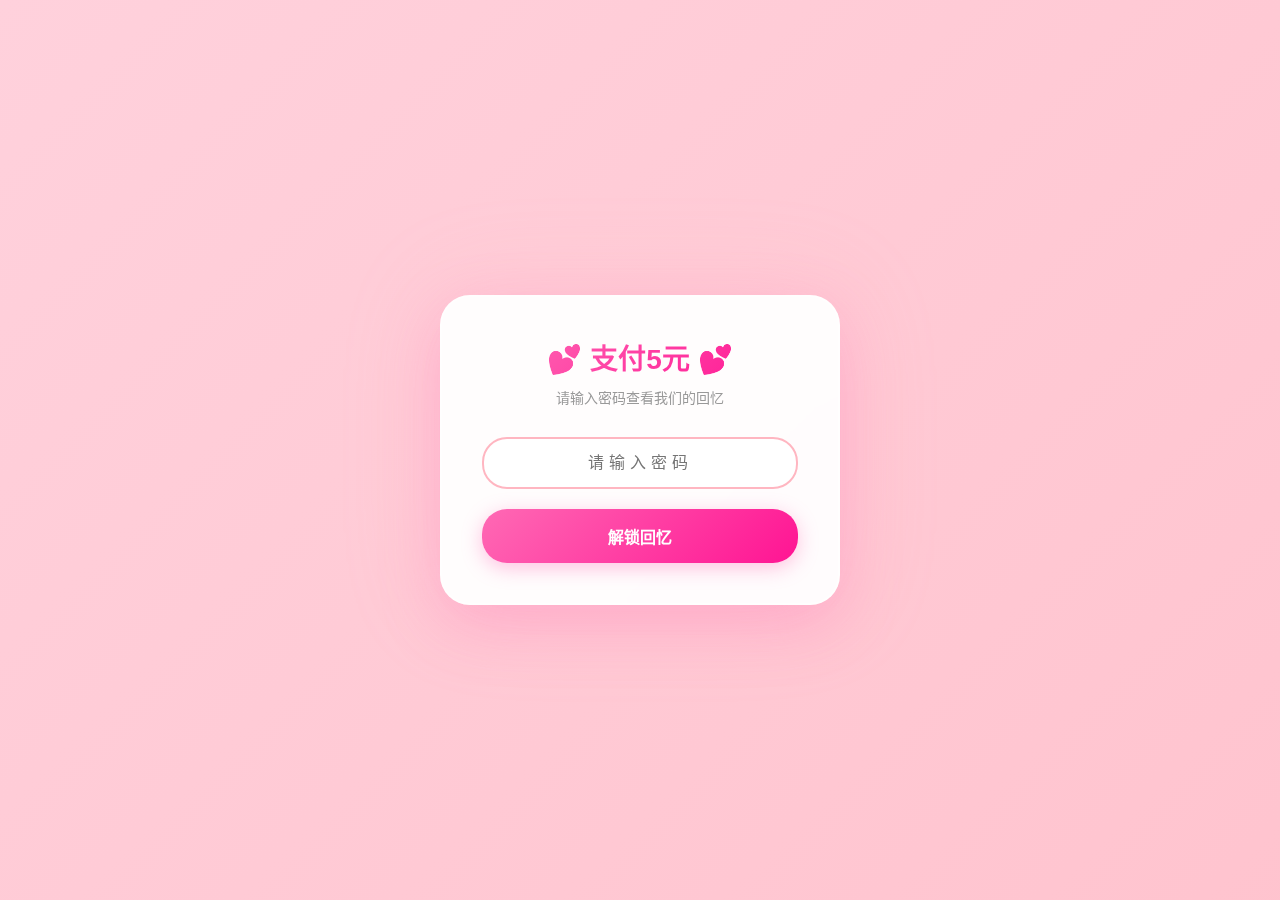
<file: index.html>
<!DOCTYPE html>
<html lang="zh-CN">

<head>
    <meta charset="UTF-8">
    <meta name="viewport" content="width=device-width, initial-scale=1.0, maximum-scale=1.0, user-scalable=no">
    <title>我们的100天 💕</title>
    <link rel="stylesheet" href="vintage-film-enhancement.css">
    <style>
        * {
            margin: 0;
            padding: 0;
            box-sizing: border-box;
        }

        html,
        body {
            width: 100%;
            height: 100%;
            overflow: hidden;
            font-family: -apple-system, BlinkMacSystemFont, "Segoe UI", Roboto, "Helvetica Neue", Arial, "Microsoft YaHei", sans-serif;
        }

        /* ============ 图片加载优化 ============ */
        .content-photo {
            opacity: 0;
            transition: opacity 0.5s ease;
            will-change: opacity;
        }

        .content-photo.loaded {
            opacity: 1;
        }

        /* ============ 密码保护页面 ============ */
        #password-page {
            position: fixed;
            top: 0;
            left: 0;
            width: 100%;
            height: 100%;
            background: linear-gradient(135deg, #ffd1dc 0%, #ffb6c1 50%, #ff9eb5 100%);
            background-size: 400% 400%;
            animation: gradientShift 15s ease infinite;
            display: flex;
            flex-direction: column;
            justify-content: center;
            align-items: center;
            z-index: 9999;
            transition: opacity 0.8s, visibility 0.8s;
        }

        @keyframes gradientShift {

            0%,
            100% {
                background-position: 0% 50%;
            }

            50% {
                background-position: 100% 50%;
            }
        }

        #password-page.hidden {
            opacity: 0;
            visibility: hidden;
            pointer-events: none;
        }

        .password-container {
            background: rgba(255, 255, 255, 0.95);
            backdrop-filter: blur(10px);
            padding: 40px;
            border-radius: 30px;
            box-shadow: 0 20px 60px rgba(255, 105, 180, 0.3),
                0 0 100px rgba(255, 182, 193, 0.2);
            text-align: center;
            max-width: 90%;
            width: 400px;
            animation: floatIn 0.8s ease-out;
            border: 2px solid rgba(255, 255, 255, 0.5);
        }

        @keyframes floatIn {
            from {
                opacity: 0;
                transform: translateY(-30px);
            }

            to {
                opacity: 1;
                transform: translateY(0);
            }
        }

        .password-container h1 {
            background: linear-gradient(135deg, #ff69b4, #ff1493);
            -webkit-background-clip: text;
            -webkit-text-fill-color: transparent;
            background-clip: text;
            font-size: 28px;
            margin-bottom: 10px;
            font-weight: 600;
        }

        .password-container p {
            color: #999;
            font-size: 14px;
            margin-bottom: 30px;
        }

        .password-input {
            width: 100%;
            padding: 15px 20px;
            border: 2px solid #ffb6c1;
            border-radius: 25px;
            font-size: 16px;
            text-align: center;
            letter-spacing: 5px;
            outline: none;
            transition: all 0.3s;
            background: rgba(255, 255, 255, 0.8);
        }

        .password-input:focus {
            border-color: #ff69b4;
            box-shadow: 0 0 20px rgba(255, 105, 180, 0.3);
            background: white;
        }

        .password-btn {
            width: 100%;
            padding: 15px;
            margin-top: 20px;
            background: linear-gradient(135deg, #ff69b4, #ff1493);
            border: none;
            border-radius: 25px;
            color: white;
            font-size: 16px;
            font-weight: 600;
            cursor: pointer;
            transition: all 0.3s;
            box-shadow: 0 5px 20px rgba(255, 105, 180, 0.4);
        }

        .password-btn:hover {
            transform: translateY(-2px);
            box-shadow: 0 10px 30px rgba(255, 105, 180, 0.5);
        }

        .password-error {
            color: #ff4444;
            font-size: 14px;
            margin-top: 10px;
            display: none;
        }

        .password-error.show {
            display: block;
            animation: shake 0.5s;
        }

        @keyframes shake {

            0%,
            100% {
                transform: translateX(0);
            }

            10%,
            30%,
            50%,
            70%,
            90% {
                transform: translateX(-5px);
            }

            20%,
            40%,
            60%,
            80% {
                transform: translateX(5px);
            }
        }

        /* ============ 主内容区域 ============ */
        #main-content {
            width: 100%;
            height: 100%;
            display: none;
        }

        #main-content.active {
            display: block;
        }

        /* ============ 页面容器 ============ */
        .pages-container {
            width: 100%;
            height: 100%;
            position: relative;
            overflow: hidden;
        }

        .page {
            position: absolute;
            top: 0;
            left: 0;
            width: 100%;
            height: 100%;
            opacity: 0;
            visibility: hidden;
            transition: opacity 0.8s ease-in-out;
            display: flex;
            flex-direction: column;
            justify-content: center;
            align-items: center;
            padding: 20px;
            background: linear-gradient(135deg, #ffd1dc 0%, #ffb6c1 50%, #ff9eb5 100%);
            background-size: 400% 400%;
            animation: gradientShift 15s ease infinite;
            will-change: opacity;
        }

        /* ============ 背景爱心绘制动画 ============ */
        .background-heart {
            position: absolute;
            top: 50%;
            left: 50%;
            transform: translate(-50%, -50%);
            width: min(70vw, 70vh);
            height: min(70vw, 70vh);
            z-index: 0;
            pointer-events: none;
            opacity: 0;
            transition: opacity 0.5s;
        }

        .page.active .background-heart {
            opacity: 1;
        }

        .background-heart svg {
            width: 100%;
            height: 100%;
        }

        .background-heart path {
            fill: none;
            stroke: rgba(255, 182, 193, 0.2);
            stroke-width: 3;
            stroke-dasharray: 1000;
            stroke-dashoffset: 1000;
        }

        .page.active .background-heart path {
            animation: drawHeartStroke 3s ease-out forwards;
        }

        @keyframes drawHeartStroke {
            to {
                stroke-dashoffset: 0;
            }
        }

        .page.active {
            opacity: 1;
            visibility: visible;
            transform: translateX(0);
            z-index: 2;
        }

        /* 确保页面内容在背景爱心之上 */
        .page>*:not(.background-heart) {
            position: relative;
            z-index: 1;
            overflow-y: auto;
        }

        /* ============ 封面页 ============ */
        .cover-page {
            text-align: center;
            position: relative;
            background: linear-gradient(135deg, #1a1a2e 0%, #16213e 50%, #0f3460 100%) !important;
            background-size: 400% 400% !important;
        }

        .cover-page .background-heart path {
            stroke: rgba(255, 105, 180, 0.3);
            stroke-width: 5;
            filter: drop-shadow(0 0 25px rgba(255, 105, 180, 0.6));
        }

        .cover-content {
            position: relative;
            z-index: 10;
        }

        .cover-title {
            font-size: 72px;
            background: linear-gradient(135deg, #fff 0%, #ffb6c1 50%, #ff69b4 100%);
            -webkit-background-clip: text;
            -webkit-text-fill-color: transparent;
            background-clip: text;
            font-weight: 700;
            margin-bottom: 30px;
            animation: fadeInUp 1s ease-out, coverGlow 3s ease-in-out infinite;
            filter: drop-shadow(0 0 50px rgba(255, 105, 180, 1));
            letter-spacing: 6px;
        }

        @keyframes coverGlow {

            0%,
            100% {
                filter: drop-shadow(0 0 35px rgba(255, 105, 180, 0.8));
                transform: scale(1);
            }

            50% {
                filter: drop-shadow(0 0 60px rgba(255, 105, 180, 1));
                transform: scale(1.03);
            }
        }

        .cover-hearts {
            font-size: 56px;
            margin: 25px 0;
            animation: fadeInUp 1s ease-out 0.3s backwards;
        }

        .cover-hearts span {
            display: inline-block;
            animation: floatHeart 3s ease-in-out infinite;
            margin: 0 12px;
        }

        .cover-hearts span:nth-child(1) {
            animation-delay: 0s;
        }

        .cover-hearts span:nth-child(2) {
            animation-delay: 0.3s;
        }

        .cover-hearts span:nth-child(3) {
            animation-delay: 0.6s;
        }

        .cover-subtitle {
            font-size: 32px;
            color: rgba(255, 255, 255, 0.95);
            margin-bottom: 25px;
            animation: fadeInUp 1s ease-out 0.6s backwards;
            text-shadow: 0 4px 20px rgba(255, 105, 180, 0.8);
            font-weight: 500;
        }

        .cover-date {
            font-size: 20px;
            color: rgba(255, 255, 255, 0.9);
            line-height: 1.8;
            animation: fadeInUp 1s ease-out 0.9s backwards;
            text-shadow: 0 2px 15px rgba(255, 105, 180, 0.5);
        }

        .cover-hint {
            position: absolute;
            bottom: 40px;
            left: 50%;
            transform: translateX(-50%);
            color: rgba(255, 255, 255, 0.6);
            font-size: 14px;
            animation: fadeInUp 1s ease-out 1.2s backwards, bounce 2s ease-in-out 2s infinite;
            display: flex;
            align-items: center;
            gap: 8px;
        }

        @keyframes bounce {

            0%,
            100% {
                transform: translateX(-50%) translateY(0);
            }

            50% {
                transform: translateX(-50%) translateY(-10px);
            }
        }

        @keyframes fadeInUp {
            from {
                opacity: 0;
                transform: translateY(30px);
            }

            to {
                opacity: 1;
                transform: translateY(0);
            }
        }

        /* ============ 内容页 ============ */
        .content-page {
            overflow-y: auto;
            -webkit-overflow-scrolling: touch;
        }

        .content-wrapper {
            max-width: 600px;
            width: 100%;
            background: rgba(255, 255, 255, 0.95);
            backdrop-filter: blur(20px);
            border-radius: 30px;
            padding: 40px 30px;
            box-shadow: 0 20px 60px rgba(255, 105, 180, 0.3),
                0 0 100px rgba(255, 182, 193, 0.2);
            border: 2px solid rgba(255, 255, 255, 0.5);
        }

        .content-title {
            font-size: 32px;
            background: linear-gradient(135deg, #ff69b4, #ff1493);
            -webkit-background-clip: text;
            -webkit-text-fill-color: transparent;
            background-clip: text;
            text-align: center;
            margin-bottom: 10px;
            font-weight: 600;
        }

        .content-date {
            text-align: center;
            color: #999;
            font-size: 14px;
            margin-bottom: 30px;
        }

        .content-photo {
            width: 100%;
            border-radius: 20px;
            margin-bottom: 20px;
            box-shadow: 0 15px 40px rgba(0, 0, 0, 0.15),
                0 0 60px rgba(255, 105, 180, 0.2);
            object-fit: cover;
            max-height: 400px;
            border: 3px solid rgba(255, 255, 255, 0.8);
        }

        .content-text {
            color: #666;
            font-size: 16px;
            line-height: 1.8;
            text-align: justify;
            margin-bottom: 20px;
        }

        .content-list {
            list-style: none;
            padding: 0;
        }

        .content-list li {
            padding: 15px 20px;
            margin-bottom: 10px;
            background: linear-gradient(135deg, rgba(255, 182, 193, 0.2), rgba(255, 192, 203, 0.1));
            border-radius: 15px;
            border-left: 4px solid #ff69b4;
            color: #666;
            font-size: 15px;
            line-height: 1.6;
        }

        /* ============ 3D旋转木马相册页 ============ */
        .album-3d-page {
            background: linear-gradient(180deg, #0a0a1a 0%, #1a1a3e 40%, #2a1a4e 100%);
            overflow: hidden;
        }

        /* 3D相册页面不显示背景爱心 */
        .album-3d-page .background-heart {
            display: none;
        }

        .album-3d-container {
            width: 100%;
            height: 100%;
            position: relative;
            display: flex;
            justify-content: center;
            align-items: center;
            perspective: 2000px;
            perspective-origin: 50% 45%;
        }

        .album-3d-title {
            position: absolute;
            top: 40px;
            left: 50%;
            transform: translateX(-50%);
            font-size: 28px;
            color: white;
            text-shadow: 0 0 30px rgba(255, 105, 180, 0.9),
                0 0 60px rgba(255, 105, 180, 0.5);
            z-index: 10;
            white-space: nowrap;
        }

        /* 旋转木马场景容器 */
        .carousel-scene {
            position: relative;
            width: 100%;
            height: 100%;
            display: flex;
            justify-content: center;
            align-items: center;
            transform-style: preserve-3d;
        }

        /* 旋转木马主体 - 增强立体倾斜角度 */
        .carousel-3d {
            width: 200px;
            height: 280px;
            position: relative;
            transform-style: preserve-3d;
            animation: rotate3D 30s infinite linear;
            transform: rotateX(-15deg) rotateY(0deg);
            will-change: transform;
        }

        .carousel-3d.paused {
            animation-play-state: paused;
        }

        /* 照片卡片样式 - 增强立体效果 */
        .carousel-item {
            position: absolute;
            width: 200px;
            height: 280px;
            left: 50%;
            top: 50%;
            margin-left: -100px;
            margin-top: -140px;
            border-radius: 15px;
            transition: all 0.5s ease;
            will-change: transform;
            transform-style: preserve-3d;
        }

        /* 正面和背面的公共样式 */
        .item-front,
        .item-back {
            position: absolute;
            width: 100%;
            height: 100%;
            border-radius: 15px;
            overflow: hidden;
            box-shadow:
                0 10px 40px rgba(0, 0, 0, 0.6),
                0 20px 80px rgba(0, 0, 0, 0.4),
                inset 0 0 0 2px rgba(255, 255, 255, 0.15);
            border: 4px solid rgba(255, 255, 255, 0.25);
            background: #1a1a2e;
            backface-visibility: hidden;
            -webkit-backface-visibility: hidden;
        }

        /* 正面 */
        .item-front {
            transform: rotateY(0deg);
        }

        /* 背面 - 翻转180度 */
        .item-back {
            transform: rotateY(180deg);
        }

        /* 增强光影效果 */
        .item-front::before,
        .item-back::before {
            content: '';
            position: absolute;
            top: 0;
            left: 0;
            right: 0;
            bottom: 0;
            background: linear-gradient(125deg,
                    rgba(255, 255, 255, 0.2) 0%,
                    transparent 40%,
                    transparent 60%,
                    rgba(0, 0, 0, 0.2) 100%);
            pointer-events: none;
            z-index: 1;
        }

        /* 添加立体边框效果 */
        .item-front::after,
        .item-back::after {
            content: '';
            position: absolute;
            top: -4px;
            left: -4px;
            right: -4px;
            bottom: -4px;
            background: linear-gradient(45deg,
                    rgba(255, 105, 180, 0.4) 0%,
                    rgba(147, 51, 234, 0.3) 50%,
                    rgba(59, 130, 246, 0.4) 100%);
            border-radius: 15px;
            z-index: -1;
            opacity: 0.6;
            filter: blur(8px);
            will-change: opacity;
        }

        .item-front img,
        .item-back img {
            width: 100%;
            height: 100%;
            object-fit: cover;
            filter: brightness(0.95);
            transition: filter 0.5s ease;
            /* transform: translateZ(0); */
            backface-visibility: hidden;
        }

        @media (hover: hover) {
            .carousel-item:hover .item-front img,
            .carousel-item:hover .item-back img {
                filter: brightness(1.1);
            }
        }

        /* 8张照片围成圆形旋转木马，增大半径到550px以增强立体感 */
        .carousel-item:nth-child(1) {
            transform: rotateY(0deg) translateZ(550px) rotateY(0deg);
        }

        .carousel-item:nth-child(2) {
            transform: rotateY(45deg) translateZ(550px) rotateY(0deg);
        }

        .carousel-item:nth-child(3) {
            transform: rotateY(90deg) translateZ(550px) rotateY(0deg);
        }

        .carousel-item:nth-child(4) {
            transform: rotateY(135deg) translateZ(550px) rotateY(0deg);
        }

        .carousel-item:nth-child(5) {
            transform: rotateY(180deg) translateZ(550px) rotateY(0deg);
        }

        .carousel-item:nth-child(6) {
            transform: rotateY(225deg) translateZ(550px) rotateY(0deg);
        }

        .carousel-item:nth-child(7) {
            transform: rotateY(270deg) translateZ(550px) rotateY(0deg);
        }

        .carousel-item:nth-child(8) {
            transform: rotateY(315deg) translateZ(550px) rotateY(0deg);
        }

        /* 地面反射效果 - 增强 */
        .carousel-ground {
            position: absolute;
            bottom: 50px;
            left: 50%;
            transform: translateX(-50%) rotateX(90deg);
            width: 1200px;
            height: 1200px;
            background: radial-gradient(ellipse at center,
                    rgba(255, 105, 180, 0.25) 0%,
                    rgba(255, 105, 180, 0.15) 20%,
                    rgba(147, 51, 234, 0.1) 40%,
                    transparent 70%);
            pointer-events: none;
            animation: groundPulse 4s ease-in-out infinite;
        }

        @keyframes groundPulse {

            0%,
            100% {
                opacity: 0.8;
            }

            50% {
                opacity: 1;
            }
        }

        /* 中心装饰光柱 - 增强 */
        .carousel-center-glow {
            position: absolute;
            left: 50%;
            top: 50%;
            transform: translate(-50%, -50%);
            width: 120px;
            height: 500px;
            background: linear-gradient(180deg,
                    rgba(255, 105, 180, 0.2) 0%,
                    rgba(255, 105, 180, 0.3) 20%,
                    rgba(147, 51, 234, 0.4) 50%,
                    rgba(255, 105, 180, 0.3) 80%,
                    rgba(255, 105, 180, 0.2) 100%);
            border-radius: 60px;
            pointer-events: none;
            filter: blur(40px);
            animation: glowPulse 3s ease-in-out infinite;
        }

        @keyframes glowPulse {

            0%,
            100% {
                opacity: 0.6;
                transform: translate(-50%, -50%) scale(1);
            }

            50% {
                opacity: 1;
                transform: translate(-50%, -50%) scale(1.1);
            }
        }

        /* 旋转动画 - 增强立体倾斜角度 */
        @keyframes rotate3D {
            0% {
                transform: rotateX(-15deg) rotateY(0deg);
            }

            100% {
                transform: rotateX(-15deg) rotateY(360deg);
            }
        }

        /* 星星装饰 */
        .album-3d-page .star-decoration {
            position: absolute;
            color: white;
            font-size: 8px;
            opacity: 0.6;
            animation: twinkle 2s ease-in-out infinite;
        }

        @keyframes twinkle {

            0%,
            100% {
                opacity: 0.3;
                transform: scale(1);
            }

            50% {
                opacity: 1;
                transform: scale(1.2);
            }
        }

        /* 移动端响应式 - 性能优化 */
        @media (max-width: 768px) {
            .album-3d-container {
                perspective: 1200px;
                perspective-origin: 50% 45%;
            }

            .album-3d-title {
                font-size: 22px;
                top: 30px;
            }

            .carousel-3d {
                width: 160px;
                height: 220px;
            }

            .carousel-item {
                width: 140px;
                height: 200px;
                margin-left: -70px;
                margin-top: -100px;
                border-radius: 10px;
            }

            .item-front,
            .item-back {
                border-radius: 10px;
                border-width: 3px;
                /* 移动端简化阴影 */
                box-shadow:
                    0 8px 25px rgba(0, 0, 0, 0.5),
                    inset 0 0 0 2px rgba(255, 255, 255, 0.15);
            }

            /* 移动端移除边框光晕以提升性能 */
            .item-front::after,
            .item-back::after {
                display: none;
            }


            /* 移动端旋转半径 - 保持立体感 */
            .carousel-item:nth-child(1) {
                transform: rotateY(0deg) translateZ(350px) rotateY(0deg);
            }

            .carousel-item:nth-child(2) {
                transform: rotateY(45deg) translateZ(350px) rotateY(0deg);
            }

            .carousel-item:nth-child(3) {
                transform: rotateY(90deg) translateZ(350px) rotateY(0deg);
            }

            .carousel-item:nth-child(4) {
                transform: rotateY(135deg) translateZ(350px) rotateY(0deg);
            }

            .carousel-item:nth-child(5) {
                transform: rotateY(180deg) translateZ(350px) rotateY(0deg);
            }

            .carousel-item:nth-child(6) {
                transform: rotateY(225deg) translateZ(350px) rotateY(0deg);
            }

            .carousel-item:nth-child(7) {
                transform: rotateY(270deg) translateZ(350px) rotateY(0deg);
            }

            .carousel-item:nth-child(8) {
                transform: rotateY(315deg) translateZ(350px) rotateY(0deg);
            }

            .carousel-ground {
                bottom: 80px;
                width: 800px;
                height: 800px;
                /* 移动端减少动画 */
                animation: none;
                opacity: 0.8;
            }

            .carousel-center-glow {
                width: 80px;
                height: 350px;
                /* 移动端减少模糊 */
                filter: blur(20px);
                /* 移动端减少动画 */
                animation: none;
                opacity: 0.7;
            }
        }

        /* ============ 导航按钮 ============ */
        .nav-buttons {
            position: fixed;
            bottom: 30px;
            left: 50%;
            transform: translateX(-50%);
            display: none;
            /* 隐藏导航按钮，只保留指示器 */
            gap: 20px;
            z-index: 100;
        }

        .nav-btn {
            width: 50px;
            height: 50px;
            background: rgba(255, 255, 255, 0.95);
            backdrop-filter: blur(10px);
            border: 2px solid rgba(255, 182, 193, 0.5);
            border-radius: 50%;
            display: flex;
            justify-content: center;
            align-items: center;
            cursor: pointer;
            transition: all 0.3s;
            box-shadow: 0 5px 20px rgba(255, 105, 180, 0.3);
            font-size: 24px;
        }

        .nav-btn:hover {
            background: white;
            transform: translateY(-3px) scale(1.05);
            box-shadow: 0 8px 25px rgba(255, 105, 180, 0.5),
                0 0 40px rgba(255, 105, 180, 0.3);
            border-color: #ff69b4;
        }

        .nav-btn:disabled {
            opacity: 0.3;
            cursor: not-allowed;
            transform: none;
        }

        .nav-btn:disabled:hover {
            transform: none;
            box-shadow: 0 5px 20px rgba(255, 105, 180, 0.3);
        }

        /* ============ 爱心形状指示器 (SVG) ============ */
        .page-indicator {
            position: fixed;
            top: 20px;
            left: 50%;
            transform: translateX(-50%);
            display: flex;
            align-items: center;
            gap: 10px;
            z-index: 100;
            padding: 10px 15px;
            background: rgba(255, 255, 255, 0.15);
            backdrop-filter: blur(10px);
            border-radius: 25px;
            box-shadow: 0 4px 15px rgba(255, 105, 180, 0.2);
        }

        .indicator-nav {
            color: rgba(255, 255, 255, 0.8);
            font-size: 14px;
            cursor: pointer;
            user-select: none;
            transition: all 0.3s;
            padding: 0 5px;
        }

        .indicator-nav:hover {
            color: white;
            transform: scale(1.2);
        }

        .indicator-hearts {
            display: flex;
            gap: 8px;
            align-items: center;
        }

        .indicator-heart {
            cursor: pointer;
            transition: all 0.3s cubic-bezier(0.4, 0, 0.2, 1);
            width: 16px;
            height: 16px;
        }

        .indicator-heart svg {
            width: 100%;
            height: 100%;
            fill: rgba(255, 255, 255, 0.5);
            filter: drop-shadow(0 2px 4px rgba(255, 105, 180, 0.3));
            transition: all 0.3s cubic-bezier(0.4, 0, 0.2, 1);
        }

        .indicator-heart.active {
            width: 20px;
            height: 20px;
        }

        .indicator-heart.active svg {
            fill: url(#heartGradient);
            filter: drop-shadow(0 0 10px rgba(255, 105, 180, 0.8));
            animation: heartbeat 1.5s ease-in-out infinite;
        }

        @keyframes heartbeat {

            0%,
            100% {
                transform: scale(1);
            }

            10% {
                transform: scale(1.1);
            }

            20% {
                transform: scale(1);
            }
        }

        .indicator-heart:hover svg {
            fill: rgba(255, 182, 193, 0.8);
            transform: scale(1.1);
        }

        /* ============ 装饰元素 - 统一样式 ============ */
        .floating-hearts,
        .floating-petals,
        .floating-leaves {
            position: fixed;
            top: 0;
            left: 0;
            width: 100%;
            height: 100%;
            pointer-events: none;
            overflow: hidden;
            z-index: 50;
        }

        .heart,
        .petal,
        .leaf {
            position: absolute;
            font-size: 24px;
            animation: float-up-continuous 15s infinite ease-in-out;
            opacity: 0;
        }

        @keyframes float-up-continuous {
            0% {
                transform: translateY(100vh) rotate(0deg) scale(0.5);
                opacity: 0;
            }

            10% {
                opacity: 0.8;
            }

            90% {
                opacity: 0.8;
            }

            100% {
                transform: translateY(-10vh) rotate(360deg) scale(1);
                opacity: 0;
            }
        }

        /* 花瓣特殊动画 */
        .petal {
            animation: fall-continuous 20s infinite ease-in-out;
        }

        @keyframes fall-continuous {
            0% {
                transform: translateY(-10vh) rotate(0deg) scale(0.8);
                opacity: 0;
            }

            10% {
                opacity: 0.8;
            }

            90% {
                opacity: 0.8;
            }

            100% {
                transform: translateY(110vh) rotate(720deg) scale(1);
                opacity: 0;
            }
        }

        /* 枫叶飘落动画 */
        .leaf {
            animation: leaf-fall 18s infinite ease-in-out;
        }

        @keyframes leaf-fall {
            0% {
                transform: translateY(-10vh) translateX(0) rotate(0deg);
                opacity: 0;
            }

            10% {
                opacity: 0.7;
            }

            50% {
                transform: translateY(50vh) translateX(50px) rotate(180deg);
            }

            90% {
                opacity: 0.7;
            }

            100% {
                transform: translateY(110vh) translateX(-50px) rotate(360deg);
                opacity: 0;
            }
        }

        /* ============ 装饰元素 - 星星（持续显示） ============ */
        .floating-stars {
            position: fixed;
            top: 0;
            left: 0;
            width: 100%;
            height: 100%;
            pointer-events: none;
            overflow: hidden;
            z-index: 1;
        }

        .star {
            position: absolute;
            font-size: 14px;
            animation: twinkle 3s infinite ease-in-out;
        }

        @keyframes twinkle {

            0%,
            100% {
                opacity: 0.5;
                transform: scale(1);
            }

            50% {
                opacity: 1;
                transform: scale(1.3);
                filter: drop-shadow(0 0 6px rgba(255, 255, 255, 0.8));
            }
        }

        /* ============ 光晕效果 ============ */
        .glow-effect {
            position: fixed;
            width: 400px;
            height: 400px;
            border-radius: 50%;
            background: radial-gradient(circle, rgba(255, 105, 180, 0.25) 0%, transparent 70%);
            pointer-events: none;
            z-index: 0;
            animation: moveGlow 25s infinite ease-in-out;
        }

        @keyframes moveGlow {

            0%,
            100% {
                transform: translate(-50%, -50%) scale(1);
                opacity: 0.6;
            }

            50% {
                transform: translate(-30%, -30%) scale(1.5);
                opacity: 1;
            }
        }

        /* ============ 结尾页面特殊样式 ============ */
        .ending-page {
            background: linear-gradient(135deg, #1a1a2e 0%, #16213e 50%, #0f3460 100%) !important;
            background-size: 400% 400% !important;
            overflow-y: auto;
            -webkit-overflow-scrolling: touch;
        }

        .ending-page .background-heart path {
            stroke: rgba(255, 105, 180, 0.3);
            stroke-width: 4;
            filter: drop-shadow(0 0 20px rgba(255, 105, 180, 0.5));
        }

        .ending-content {
            text-align: center;
            max-width: 800px;
            padding: 40px 20px;
            margin: 0 auto;
        }

        .ending-title {
            font-size: 72px;
            background: linear-gradient(135deg, #fff 0%, #ffb6c1 50%, #ff69b4 100%);
            -webkit-background-clip: text;
            -webkit-text-fill-color: transparent;
            background-clip: text;
            font-weight: 700;
            margin-bottom: 30px;
            animation: fadeInUp 1s ease-out, titleGlow 3s ease-in-out infinite;
            filter: drop-shadow(0 0 40px rgba(255, 105, 180, 0.9));
            letter-spacing: 4px;
        }

        @keyframes titleGlow {

            0%,
            100% {
                filter: drop-shadow(0 0 30px rgba(255, 105, 180, 0.7));
                transform: scale(1);
            }

            50% {
                filter: drop-shadow(0 0 50px rgba(255, 105, 180, 1));
                transform: scale(1.02);
            }
        }

        .ending-subtitle {
            font-size: 28px;
            color: rgba(255, 255, 255, 0.95);
            margin-bottom: 20px;
            animation: fadeInUp 1s ease-out 0.3s backwards;
            text-shadow: 0 4px 20px rgba(255, 105, 180, 0.8);
            font-weight: 500;
        }

        .ending-message {
            font-size: 20px;
            color: rgba(255, 255, 255, 0.9);
            line-height: 2;
            animation: fadeInUp 1s ease-out 0.6s backwards;
            text-shadow: 0 2px 15px rgba(255, 105, 180, 0.5);
        }

        .ending-hearts {
            font-size: 48px;
            margin: 30px 0;
            animation: fadeInUp 1s ease-out 0.9s backwards;
        }

        .ending-hearts span {
            display: inline-block;
            animation: floatHeart 3s ease-in-out infinite;
            margin: 0 10px;
        }

        .ending-hearts span:nth-child(1) {
            animation-delay: 0s;
        }

        .ending-hearts span:nth-child(2) {
            animation-delay: 0.3s;
        }

        .ending-hearts span:nth-child(3) {
            animation-delay: 0.6s;
        }

        @keyframes floatHeart {

            0%,
            100% {
                transform: translateY(0px) scale(1);
            }

            50% {
                transform: translateY(-20px) scale(1.1);
            }
        }


        /* ============ 响应式设计 ============ */
        @media (max-width: 768px) {
            .cover-title {
                font-size: 42px;
                letter-spacing: 3px;
            }

            .cover-hearts {
                font-size: 42px;
                margin: 20px 0;
            }

            .cover-subtitle {
                font-size: 22px;
            }

            .cover-date {
                font-size: 16px;
            }

            .cover-hint {
                bottom: 30px;
                font-size: 13px;
            }

            .content-wrapper {
                padding: 30px 20px;
            }

            .content-title {
                font-size: 26px;
            }

            .content-text {
                font-size: 15px;
            }

            .password-container {
                padding: 30px 20px;
            }

            .days-number {
                font-size: 80px;
            }

            .page-indicator {
                top: 10px;
                max-width: 95%;
                gap: 6px;
            }

            .indicator-heart {
                width: 10px;
                height: 10px;
            }

            .indicator-heart.active {
                width: 14px;
                height: 14px;
            }
        }
    </style>
</head>

<body>
    <!-- SVG 定义 -->
    <svg width="0" height="0" style="position: absolute;">
        <defs>
            <linearGradient id="heartGradient" x1="0%" y1="0%" x2="100%" y2="100%">
                <stop offset="0%" style="stop-color:#ff69b4;stop-opacity:1" />
                <stop offset="100%" style="stop-color:#ff1493;stop-opacity:1" />
            </linearGradient>
        </defs>
    </svg>

    <!-- 密码保护页面 -->
    <div id="password-page">
        <div class="password-container">
            <h1>💕 支付5元 💕</h1>
            <p>请输入密码查看我们的回忆</p>
            <input type="password" class="password-input" id="password-input" placeholder="请输入密码" maxlength="7"
                autocomplete="off">
            <button class="password-btn" onclick="checkPassword()">解锁回忆</button>
            <p class="password-error" id="password-error">密码错误，请重试</p>
        </div>
    </div>

    <!-- 主内容 -->
    <div id="main-content">
        <!-- 装饰元素容器 -->
        <div class="floating-hearts" id="floating-hearts"></div>
        <div class="floating-stars" id="floating-stars"></div>
        <div class="floating-petals" id="floating-petals"></div>
        <div class="floating-leaves" id="floating-leaves"></div>
        <div class="glow-effect" style="top: 20%; left: 20%;"></div>
        <div class="glow-effect" style="top: 70%; left: 80%; animation-delay: -12s;"></div>
        <div class="glow-effect" style="top: 50%; left: 50%; animation-delay: -20s;"></div>

        <!-- 爱心指示器 -->
        <div class="page-indicator" id="page-indicator">
            <span class="indicator-nav" id="indicator-prev" onclick="indicatorPrev()">◀</span>
            <div class="indicator-hearts" id="indicator-hearts"></div>
            <span class="indicator-nav" id="indicator-next" onclick="indicatorNext()">▶</span>
        </div>

        <!-- 页面容器 -->
        <div class="pages-container" id="pages-container">
            <!-- 第1页：封面 -->
            <div class="page active cover-page">
                <div class="cover-content">
                    <h1 class="cover-title">我们的100天</h1>
                    <div class="cover-hearts">
                        <span>💖</span>
                        <span>✨</span>
                        <span>💖</span>
                    </div>
                    <p class="cover-subtitle">幸好那天</p>
                    <p class="cover-date">
                        一起走过的每一天都值得纪念<br>
                        每一个瞬间都因你而珍贵
                    </p>
                </div>
                <div class="cover-hint">
                    <span>👉</span>
                    <span>左右滑动开始我们的回忆之旅</span>
                </div>
            </div>



            <!-- 第3页：初次相遇 -->
            <div class="page content-page">
                <div class="content-wrapper">
                    <h2 class="content-title">💫 第一次一起去陌生城市</h2>
                    <p class="content-date">那天我们拍了第一次的合照</p>
                    <img src="images/72.jpg" alt="初次相遇" class="content-photo" >
                    <p class="content-text">
                        我们在酒店拍了好多的所谓氛围感照片,但是我觉得都很酷,我非常的开心,然后一起在陌生城市吃当地的特色美食,说的最多的话就是避雷这家店hh。
                    </p>
                </div>
            </div>

            <!-- 第4页：第一次约会 -->
            <div class="page content-page">
                <div class="content-wrapper">
                    <h2 class="content-title">🌸 第一次一起看海</h2>
                    <p class="content-date">紧张又期待的一天</p>
                    <img src="images/69.jpg" alt="第一次约会" class="content-photo" >
                    <p class="content-text">
                        紧张是怕给你拍不出好看的照片你会难过,期待的是可以和你一起在海边拍照,在海边我们也拍了很多好看的照片,遗憾的是没赶上日落,不过我觉得日久方长这都不算事.
                    </p>
                </div>
            </div>

            <!-- 第5页：一起的时光 -->
            <div class="page content-page">
                <div class="content-wrapper">
                    <h2 class="content-title">🎀 美好时光</h2>
                    <p class="content-date">每一刻都值得珍藏</p>
                    <img src="images/33.jpg" alt="美好时光" class="content-photo" >
                    <p class="content-text">
                        一起散步、一起吃饭、一起看夕阳，平凡的日子因为有你而变得不平凡。
                        每一个瞬间都是我们爱情的见证。
                    </p>
                </div>
            </div>

            <!-- 第6页：难忘的回忆 -->
            <div class="page content-page">
                <div class="content-wrapper">
                    <h2 class="content-title">💝 难忘回忆</h2>
                    <p class="content-date">给我过的第一个生日</p>
                    <img src="images/76.jpg" alt="难忘回忆" class="content-photo" >
                    <p class="content-text">
                        很惊喜,但是某人因为粗心遗漏了礼物,但是我还是很开心,收到宝宝的花和礼物非常的爽和好玩,我爱你宝宝。
                    </p>
                </div>
            </div>

            <!-- 第7页：点点滴滴 -->
            <div class="page content-page">
                <div class="content-wrapper">
                    <h2 class="content-title">🌟 点点滴滴</h2>
                    <p class="content-date">我们的故事还在继续</p>
                    <img src="images/14.jpg" alt="更多回忆" class="content-photo" >
                    <p class="content-text">
                        一起吃了很多很多很多顿饭,生活中的点点滴滴，都因为有你而变得有意义。
                        未来的每一天，我都想和你一起度过。
                    </p>
                </div>
            </div>

            <!-- 第8页：我们的约定 -->
            <div class="page content-page">
                <div class="content-wrapper">
                    <h2 class="content-title">🤝 我们的约定</h2>
                    <p class="content-date">彼此</p>
                    <ul class="content-list">
                        <li>💕 一起吃很多很多的饭
                            <img src="images/14.jpg" alt="更多回忆" class="content-photo" >
                            <img src="images/15.jpg" alt="更多回忆" class="content-photo" >
                            <img src="images/24.jpg" alt="更多回忆" class="content-photo" >
                            <img src="images/25.jpg" alt="更多回忆" class="content-photo" >
                        </li>
                        <li>🌈 拍很多很多合照
                            <img src="images/79.jpg" alt="更多回忆" class="content-photo" >
                            <img src="images/82.jpg" alt="更多回忆" class="content-photo" >
                            <img src="images/46.jpg" alt="更多回忆" class="content-photo" >
                        </li>
                        <li>🎁 尝试更多新鲜事物
                            <img src="images/20.jpg" alt="更多回忆" class="content-photo" >
                            <img src="images/23.jpg" alt="更多回忆" class="content-photo" >
                            <img src="images/22.jpg" alt="更多回忆" class="content-photo" >
                        </li>
                    </ul>
                </div>
            </div>

            <!-- 第9页：特殊的日子 -->
            <div class="page content-page">
                <div class="content-wrapper">
                    <h2 class="content-title">📅 特殊的日子</h2>
                    <p class="content-date">给李子韩宝宝过的第一个生日</p>
                    <img src="images/41.jpg" alt="特殊日子" class="content-photo" >
                    <img src="images/38.jpg" alt="特殊日子" class="content-photo" >
                    <img src="images/39.jpg" alt="特殊日子" class="content-photo" >
                    <img src="images/40.jpg" alt="特殊日子" class="content-photo" >
                    <p class="content-text">
                        我们拍完照别人都快下班了hh
                    </p>
                </div>
            </div>

            <!-- 第10页：第一次说我爱你 -->
            <div class="page content-page">
                <div class="content-wrapper">
                    <h2 class="content-title">💌 第一次给布置花</h2>
                    <p class="content-date">紧张</p>
                    <img src="images/36.jpg" alt="第一次说我爱你" class="content-photo" >
                    <img src="images/37.jpg" alt="第一次说我爱你" class="content-photo" >
                    <img src="images/51.jpg" alt="第一次说我爱你" class="content-photo" >
                    <p class="content-text">
                        第一次给别人准备这么多花,要是某人不喜欢该咋办啊会不会很尴尬,但是某人看到之后好像是特别喜欢呢。
                    </p>
                </div>
            </div>

            <!-- 第11页：最难忘的时刻 -->
            <div class="page content-page">
                <div class="content-wrapper">
                    <h2 class="content-title">✨ 一起散步</h2>
                    <p class="content-date">路边的花</p>
                    <img src="images/29.jpg" alt="最难忘的时刻" class="content-photo" >
                    <img src="images/30.jpg" alt="最难忘的时刻" class="content-photo" >
                    <img src="images/31.jpg" alt="最难忘的时刻" class="content-photo" >
                    <img src="images/32.jpg" alt="最难忘的时刻" class="content-photo" >
                    <p class="content-text">
                        给你摘了几朵花,给你拍了和花的照片。
                    </p>
                </div>
            </div>

            <!-- 第12页：一起做的傻事 -->
            <div class="page content-page">
                <div class="content-wrapper">
                    <h2 class="content-title">😄 第一次剥柚子</h2>
                    <p class="content-date">还算不错</p>
                    <img src="images/52.jpg" alt="一起做的傻事" class="content-photo" >
                    <p class="content-text">
                        你吃的太少了,我不是很满意,对我的手法好像不太认可。
                    </p>
                </div>
            </div>

            <!-- 第13页：你的优点 -->
            <div class="page content-page">
                <div class="content-wrapper">
                    <h2 class="content-title">🌹 突发奇想的背景墙</h2>
                    <p class="content-date">喜欢</p>
                    <img src="images/16.jpg" alt="一起做的傻事" class="content-photo" >
                    <p class="content-text">
                        你真是太聪明了宝宝,一说就知道我想要什么。
                    </p>
                </div>
            </div>

            <!-- 第14页：感谢有你 -->
            <div class="page content-page">
                <div class="content-wrapper">
                    <h2 class="content-title">🙏 日出</h2>
                    <p class="content-date">小懒猪还在睡觉</p>
                    <img src="images/1.jpg" alt="感谢有你" class="content-photo" >
                    <img src="images/9.jpg" alt="感谢有你" class="content-photo" >
                    <p class="content-text">
                        当时要是可以给你打视频看就好了
                    </p>
                </div>
            </div>

            <!-- 第15页：我的承诺 -->
            <div class="page content-page">
                <div class="content-wrapper">
                    <h2 class="content-title">💍 不错的合照</h2>
                    <p class="content-date">在车上一顿拍</p>
                    <img src="images/43.jpg" alt="感谢有你" class="content-photo" >
                    <img src="images/44.jpg" alt="感谢有你" class="content-photo" >
                    <img src="images/45.jpg" alt="感谢有你" class="content-photo" >
                    <img src="images/48.jpg" alt="感谢有你" class="content-photo" >
                    <p class="content-text">
                        看的出来对我的花很满意
                    </p>
                </div>
            </div>

            <!-- 第16页：3D旋转木马相册 -->
            <div class="page album-3d-page">
                <h2 class="album-3d-title">💕 我们的点点滴滴 💕</h2>
                <div class="album-3d-container">
                    <!-- 中心光柱装饰 -->
                    <div class="carousel-center-glow"></div>
                    <!-- 旋转木马主体 -->
                    <div class="carousel-3d" id="carousel-3d">
                        <div class="carousel-item">
                            <div class="item-front"><img src="images/3.jpg" alt="正面1"></div>
                            <div class="item-back"><img src="images/5.jpg" alt="背面1"></div>
                        </div>
                        <div class="carousel-item">
                            <div class="item-front"><img src="images/17.jpg" alt="正面2"></div>
                            <div class="item-back"><img src="images/19.jpg" alt="背面2"></div>
                        </div>
                        <div class="carousel-item">
                            <div class="item-front"><img src="images/10.jpg" alt="正面3"></div>
                            <div class="item-back"><img src="images/20.jpg" alt="背面3"></div>
                        </div>
                        <div class="carousel-item">
                            <div class="item-front"><img src="images/43.jpg" alt="正面4"></div>
                            <div class="item-back"><img src="images/44.jpg" alt="背面4"></div>
                        </div>
                        <div class="carousel-item">
                            <div class="item-front"><img src="images/49.jpg" alt="正面5"></div>
                            <div class="item-back"><img src="images/50.jpg" alt="背面5"></div>
                        </div>
                        <div class="carousel-item">
                            <div class="item-front"><img src="images/70.jpg" alt="正面6"></div>
                            <div class="item-back"><img src="images/82.jpg" alt="背面6"></div>
                        </div>
                        <div class="carousel-item">
                            <div class="item-front"><img src="images/38.jpg" alt="正面7"></div>
                            <div class="item-back"><img src="images/39.jpg" alt="背面7"></div>
                        </div>
                        <div class="carousel-item">
                            <div class="item-front"><img src="images/41.jpg" alt="正面8"></div>
                            <div class="item-back"><img src="images/75.jpg" alt="背面8"></div>
                        </div>
                    </div>
                    <!-- 地面反射效果 -->
                    <div class="carousel-ground"></div>
                </div>
            </div>

            <!-- 第18页：想和你一起做的事 -->
            <div class="page content-page">
                <div class="content-wrapper">
                    <h2 class="content-title">📝 想和你一起做的事(ps后续可以增加)</h2>
                    <p class="content-date">我们的愿望清单</p>
                    <ul class="content-list">
                        <li>🎡 一起去游乐园坐摩天轮</li>
                        <li>🏖️ 一起去海边看日出日落</li>
                        <li>⛰️ 一起爬山看云海</li>
                        <li>🎭 一起看音乐会和话剧</li>
                        <li>🍳 一起学做对方最爱吃的菜</li>
                        <li>📷 一起拍很多很多照片</li>
                    </ul>
                </div>
            </div>


            <!-- 第20页：纪念日快乐 -->
            <div class="page content-page">
                <div class="content-wrapper">
                    <h2 class="content-title">🎉 纪念日快乐</h2>
                    <p class="content-date">100天纪念</p>
                    <img src="images/35.jpg" alt="纪念日快乐" class="content-photo" >
                    <p class="content-text"
                        style="text-align: center; font-size: 18px; color: #ff69b4; line-height: 2;">
                        今天是我们的100天纪念日<br>
                        这100天里，有欢笑有泪水<br>
                        但更多的是幸福和甜蜜<br><br>

                        未来还有更多的100天在等着我们<br>
                        我会一直陪在你身边<br>
                        让每一天都变成值得纪念的日子<br><br>

                        <strong style="font-size: 22px;">纪念日快乐，我的宝贝 💕</strong>
                    </p>
                </div>
            </div>

            <!-- 第22页：永远爱你 -->
            <div class="page ending-page">
                <div class="ending-content">
                    <h1 class="ending-title">Forever Love</h1>
                    <div class="ending-hearts">
                        <span>💖</span>
                        <span>✨</span>
                        <span>💖</span>
                    </div>
                    <p class="ending-subtitle">我爱你宝宝</p>
                    <p class="ending-message">
                        煽情的话我就不多说了<br>
                        时间证明吧<br>
                        成为彼此的依靠<br><br>

                        过去的每一天都是珍贵的回忆<br>
                        未来的每一天都值得期待<br>
                        因为有你在身边<br><br>

                        <strong style="font-size: 24px; color: #ffb6c1;">❤️ 今天 · 明天 · 每一天 ❤️</strong><br><br>

                        <span style="font-size: 16px; opacity: 0.8;">—— 林</span>
                    </p>
                </div>
            </div>
        </div>

        <!-- 导航按钮 -->
        <div class="nav-buttons">
            <button class="nav-btn" id="prev-btn" onclick="prevPage()">◀</button>
            <button class="nav-btn" id="next-btn" onclick="nextPage()">▶</button>
        </div>
    </div>

    <script>
        // ============ 全局变量 ============
        const PASSWORD = "5201010";
        let currentPage = 0;
        let totalPages = 0;
        let isInitialized = false;

        // ============ 密码验证 ============
        const passwordPage = document.getElementById('password-page');
        const mainContent = document.getElementById('main-content');
        const passwordInput = document.getElementById('password-input');
        const passwordError = document.getElementById('password-error');

        // 检查是否已经解锁
        window.addEventListener('DOMContentLoaded', function () {
            if (localStorage.getItem('unlocked') === 'true') {
                passwordPage.classList.add('hidden');
                mainContent.classList.add('active');
                initMainContent();
            }
        });

        // 密码输入框回车事件
        passwordInput.addEventListener('keypress', function (e) {
            if (e.key === 'Enter') {
                checkPassword();
            }
        });

        function checkPassword() {
            const input = passwordInput.value;
            if (input === PASSWORD) {
                localStorage.setItem('unlocked', 'true');
                passwordPage.classList.add('hidden');
                mainContent.classList.add('active');
                initMainContent();
            } else {
                passwordError.classList.add('show');
                passwordInput.value = '';
                setTimeout(() => {
                    passwordError.classList.remove('show');
                }, 2000);
            }
        }

        // ============ 主内容初始化 ============
        function initMainContent() {
            if (isInitialized) return;
            isInitialized = true;

            const pages = document.querySelectorAll('.page');
            totalPages = pages.length;

            addBackgroundHearts();
            createContinuousHearts();
            createStaticStars();
            createContinuousPetals();
            createContinuousLeaves();
            createPageIndicators();
            init3DAlbum();
            updateNavButtons();
            setupEventListeners();
            preloadImages();
        }

        // ============ 为每个页面添加背景爱心 ============
        function addBackgroundHearts() {
            const pages = document.querySelectorAll('.page');
            const heartPath = 'M100,180 C55,145 10,110 10,65 C10,40 25,20 50,20 C70,20 85,30 100,50 C115,30 130,20 150,20 C175,20 190,40 190,65 C190,110 145,145 100,180 Z';

            pages.forEach(page => {
                const heartContainer = document.createElement('div');
                heartContainer.className = 'background-heart';

                const svg = document.createElementNS('http://www.w3.org/2000/svg', 'svg');
                svg.setAttribute('viewBox', '0 0 200 200');
                svg.setAttribute('xmlns', 'http://www.w3.org/2000/svg');

                const path = document.createElementNS('http://www.w3.org/2000/svg', 'path');
                path.setAttribute('d', heartPath);

                svg.appendChild(path);
                heartContainer.appendChild(svg);
                page.insertBefore(heartContainer, page.firstChild);
            });
        }

        // ============ 图片预加载 ============
        function preloadImages() {
            const images = document.querySelectorAll('.content-photo');
            images.forEach(img => {
                if (img.complete) {
                    img.classList.add('loaded');
                } else {
                    img.addEventListener('load', function () {
                        this.classList.add('loaded');
                    });
                    img.addEventListener('error', function () {
                        this.classList.add('loaded');
                    });
                }
            });
        }

        // ============ 设置事件监听器 ============
        function setupEventListeners() {
            let touchStartX = 0;
            let touchStartY = 0;
            let touchEndX = 0;
            let touchEndY = 0;
            let touchStartTime = 0;
            let touchStartTarget = null;

            document.addEventListener('touchstart', function (e) {
                touchStartX = e.changedTouches[0].screenX;
                touchStartY = e.changedTouches[0].screenY;
                touchStartTime = Date.now();
                touchStartTarget = e.target;
            }, { passive: true });

            document.addEventListener('touchend', function (e) {
                touchEndX = e.changedTouches[0].screenX;
                touchEndY = e.changedTouches[0].screenY;
                const touchDuration = Date.now() - touchStartTime;

                // 只有快速滑动才触发切换
                if (touchDuration < 400) {
                    handleSwipe();
                }
            }, { passive: true });

            function handleSwipe() {
                const swipeThreshold = 50;
                const diffX = touchStartX - touchEndX;
                const diffY = touchStartY - touchEndY;

                // 判断是否在特殊区域内
                const inAlbumArea = touchStartTarget && (
                    touchStartTarget.closest('.album-3d-container') ||
                    touchStartTarget.closest('.carousel-3d') ||
                    touchStartTarget.closest('.carousel-item')
                );

                const inScrollableContent = touchStartTarget && (
                    touchStartTarget.closest('.content-page') ||
                    touchStartTarget.closest('.content-wrapper')
                );

                // 如果在3D相册区域，完全阻止页面切换
                if (inAlbumArea) {
                    return;
                }

                // 判断滑动方向：水平还是垂直
                const isHorizontalSwipe = Math.abs(diffX) > Math.abs(diffY);

                // 如果在可滚动内容区域
                if (inScrollableContent) {
                    // 如果是垂直滑动，不触发页面切换
                    if (!isHorizontalSwipe) {
                        return;
                    }

                    // 检查内容是否可以滚动
                    const contentPage = touchStartTarget.closest('.content-page');
                    if (contentPage) {
                        const hasVerticalScroll = contentPage.scrollHeight > contentPage.clientHeight;

                        // 如果内容需要滚动且滑动幅度不够大，优先滚动
                        if (hasVerticalScroll && Math.abs(diffX) < 80) {
                            return;
                        }
                    }
                }

                // 确保是明显的水平滑动
                if (isHorizontalSwipe && Math.abs(diffX) > swipeThreshold) {
                    if (diffX > 0) {
                        nextPage();
                    } else {
                        prevPage();
                    }
                }
            }

            document.addEventListener('keydown', function (e) {
                if (e.key === 'ArrowLeft') prevPage();
                if (e.key === 'ArrowRight') nextPage();
            });
        }

        // ============ 页面导航 ============
        function nextPage() {
            const pages = document.querySelectorAll('.page');
            if (currentPage < totalPages - 1) {
                pages[currentPage].classList.remove('active');
                currentPage++;
                pages[currentPage].classList.add('active');
                updateNavButtons();
                updateIndicators();
            }
        }

        function prevPage() {
            const pages = document.querySelectorAll('.page');
            if (currentPage > 0) {
                pages[currentPage].classList.remove('active');
                currentPage--;
                pages[currentPage].classList.add('active');
                updateNavButtons();
                updateIndicators();
            }
        }

        function updateNavButtons() {
            const prevBtn = document.getElementById('prev-btn');
            const nextBtn = document.getElementById('next-btn');
            if (prevBtn && nextBtn) {
                prevBtn.disabled = currentPage === 0;
                nextBtn.disabled = currentPage === totalPages - 1;
            }
        }

        // ============ 爱心形状指示器 ============
        const INDICATORS_PER_PAGE = 7; // 每次显示7个指示器
        let indicatorOffset = 0;

        function createPageIndicators() {
            const container = document.getElementById('indicator-hearts');
            container.innerHTML = '';

            const maxVisible = Math.min(INDICATORS_PER_PAGE, totalPages);
            const startIndex = Math.max(0, Math.min(currentPage - Math.floor(maxVisible / 2), totalPages - maxVisible));

            for (let i = startIndex; i < startIndex + maxVisible && i < totalPages; i++) {
                const heart = document.createElement('div');
                heart.className = 'indicator-heart';
                heart.dataset.page = i;
                if (i === currentPage) heart.classList.add('active');

                // 创建SVG心形
                const svg = document.createElementNS('http://www.w3.org/2000/svg', 'svg');
                svg.setAttribute('viewBox', '0 0 24 24');
                svg.setAttribute('xmlns', 'http://www.w3.org/2000/svg');

                const path = document.createElementNS('http://www.w3.org/2000/svg', 'path');
                path.setAttribute('d', 'M12,21.35L10.55,20.03C5.4,15.36 2,12.27 2,8.5C2,5.41 4.42,3 7.5,3C9.24,3 10.91,3.81 12,5.08C13.09,3.81 14.76,3 16.5,3C19.58,3 22,5.41 22,8.5C22,12.27 18.6,15.36 13.45,20.03L12,21.35Z');

                svg.appendChild(path);
                heart.appendChild(svg);

                heart.onclick = () => goToPage(i);
                container.appendChild(heart);
            }

            // 更新导航按钮状态
            const prevBtn = document.getElementById('indicator-prev');
            const nextBtn = document.getElementById('indicator-next');
            if (prevBtn && nextBtn) {
                prevBtn.style.opacity = startIndex === 0 ? '0.3' : '1';
                prevBtn.style.cursor = startIndex === 0 ? 'not-allowed' : 'pointer';
                nextBtn.style.opacity = (startIndex + maxVisible) >= totalPages ? '0.3' : '1';
                nextBtn.style.cursor = (startIndex + maxVisible) >= totalPages ? 'not-allowed' : 'pointer';
            }
        }

        function indicatorPrev() {
            if (currentPage > 0) {
                prevPage();
            }
        }

        function indicatorNext() {
            if (currentPage < totalPages - 1) {
                nextPage();
            }
        }

        function goToPage(pageIndex) {
            const pages = document.querySelectorAll('.page');
            if (pageIndex >= 0 && pageIndex < totalPages && pageIndex !== currentPage) {
                pages[currentPage].classList.remove('active');
                currentPage = pageIndex;
                pages[currentPage].classList.add('active');
                updateNavButtons();
                updateIndicators();
            }
        }

        function updateIndicators() {
            createPageIndicators(); // 重新创建指示器以更新位置
        }

        // ============ 持续显示的装饰元素（使用emoji图标）============
        function createContinuousHearts() {
            const container = document.getElementById('floating-hearts');
            const heartEmojis = ['💕', '💖', '💗', '💓', '💝', '❤️'];

            // 移动端减少数量以优化性能
            const isMobile = window.innerWidth <= 768;
            const heartCount = isMobile ? 6 : 12;

            // 创建爱心
            for (let i = 0; i < heartCount; i++) {
                setTimeout(() => {
                    const heart = document.createElement('div');
                    heart.className = 'heart';
                    heart.textContent = heartEmojis[Math.floor(Math.random() * heartEmojis.length)];

                    heart.style.left = Math.random() * 100 + '%';
                    heart.style.animationDuration = (Math.random() * 6 + 12) + 's';
                    heart.style.animationDelay = (Math.random() * 8) + 's';
                    heart.style.fontSize = (Math.random() * 12 + 18) + 'px';
                    // 移动端移除阴影以提升性能
                    if (!isMobile) {
                        heart.style.filter = `drop-shadow(0 0 8px rgba(255, 105, 180, 0.6))`;
                    }

                    container.appendChild(heart);
                }, i * 200);
            }
        }

        // ============ 静态星星（使用emoji）============
        function createStaticStars() {
            const container = document.getElementById('floating-stars');
            const starEmojis = ['⭐', '✨', '💫', '🌟'];

            // 移动端减少数量
            const isMobile = window.innerWidth <= 768;
            const starCount = isMobile ? 20 : 40;

            for (let i = 0; i < starCount; i++) {
                const star = document.createElement('div');
                star.className = 'star';
                star.textContent = starEmojis[Math.floor(Math.random() * starEmojis.length)];
                star.style.left = Math.random() * 100 + '%';
                star.style.top = Math.random() * 100 + '%';
                star.style.animationDelay = Math.random() * 3 + 's';
                star.style.animationDuration = (Math.random() * 2 + 2) + 's';
                star.style.fontSize = (Math.random() * 8 + 10) + 'px';
                star.style.opacity = Math.random() * 0.5 + 0.3;

                container.appendChild(star);
            }
        }

        // ============ 持续显示的花瓣（使用emoji）============
        function createContinuousPetals() {
            const container = document.getElementById('floating-petals');
            const petalEmojis = ['🌸', '🌺', '🌼', '🌻', '🌷', '🏵️'];

            // 移动端减少数量
            const isMobile = window.innerWidth <= 768;
            const petalCount = isMobile ? 5 : 10;

            for (let i = 0; i < petalCount; i++) {
                setTimeout(() => {
                    const petal = document.createElement('div');
                    petal.className = 'petal';
                    petal.textContent = petalEmojis[Math.floor(Math.random() * petalEmojis.length)];

                    petal.style.left = Math.random() * 100 + '%';
                    petal.style.animationDuration = (Math.random() * 10 + 15) + 's';
                    petal.style.animationDelay = (Math.random() * 8) + 's';
                    petal.style.fontSize = (Math.random() * 10 + 16) + 'px';
                    // 移动端移除阴影
                    if (!isMobile) {
                        petal.style.filter = `drop-shadow(0 0 4px rgba(255, 182, 193, 0.5))`;
                    }

                    container.appendChild(petal);
                }, i * 400);
            }
        }

        // ============ 持续显示的枫叶（使用emoji）============
        function createContinuousLeaves() {
            const container = document.getElementById('floating-leaves');
            const leafEmojis = ['🍁', '🍂'];

            // 移动端减少数量
            const isMobile = window.innerWidth <= 768;
            const leafCount = isMobile ? 4 : 8;

            for (let i = 0; i < leafCount; i++) {
                setTimeout(() => {
                    const leaf = document.createElement('div');
                    leaf.className = 'leaf';
                    leaf.textContent = leafEmojis[Math.floor(Math.random() * leafEmojis.length)];

                    leaf.style.left = Math.random() * 100 + '%';
                    leaf.style.animationDuration = (Math.random() * 8 + 14) + 's';
                    leaf.style.animationDelay = (Math.random() * 6) + 's';
                    leaf.style.fontSize = (Math.random() * 8 + 18) + 'px';
                    // 移动端移除阴影
                    if (!isMobile) {
                        leaf.style.filter = `drop-shadow(0 0 4px rgba(255, 140, 0, 0.4))`;
                    }

                    container.appendChild(leaf);
                }, i * 500);
            }
        }

        // ============ 3D相册 ============
        function init3DAlbum() {
            const carousel = document.getElementById('carousel-3d');
            if (!carousel) return;

            // 触摸暂停旋转
            let touchTimeout;
            carousel.addEventListener('touchstart', function (e) {
                e.stopPropagation();
                this.classList.add('paused');
                clearTimeout(touchTimeout);
            });

            carousel.addEventListener('touchend', function (e) {
                e.stopPropagation();
                const self = this;
                touchTimeout = setTimeout(() => {
                    self.classList.remove('paused');
                }, 2000); // 2秒后继续旋转
            });

            // 鼠标悬停暂停旋转
            carousel.addEventListener('mouseenter', function () {
                this.classList.add('paused');
            });

            carousel.addEventListener('mouseleave', function () {
                this.classList.remove('paused');
            });
        }
    </script>


</body>

</html>
</file>
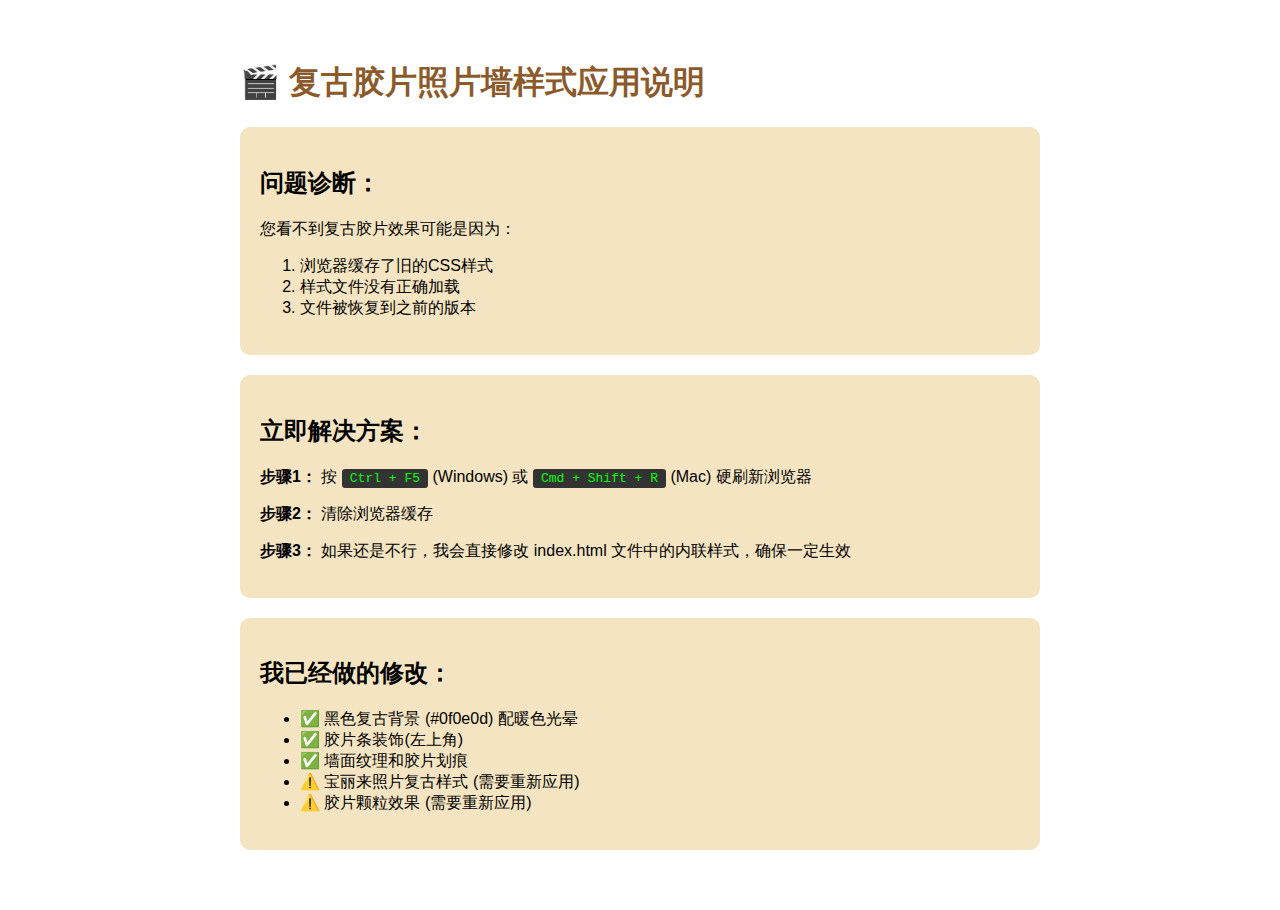
<file: apply-vintage-styles.html>
<!DOCTYPE html>
<html>
<head>
    <meta charset="UTF-8">
    <title>复古胶片样式说明</title>
    <style>
        body { font-family: Arial; padding: 40px; max-width: 800px; margin: 0 auto; }
        h1 { color: #8b5a2b; }
        .instruction { background: #f4e4c1; padding: 20px; border-radius: 10px; margin: 20px 0; }
        code { background: #333; color: #0f0; padding: 2px 8px; border-radius: 3px; }
    </style>
</head>
<body>
    <h1>🎬 复古胶片照片墙样式应用说明</h1>

    <div class="instruction">
        <h2>问题诊断：</h2>
        <p>您看不到复古胶片效果可能是因为：</p>
        <ol>
            <li>浏览器缓存了旧的CSS样式</li>
            <li>样式文件没有正确加载</li>
            <li>文件被恢复到之前的版本</li>
        </ol>
    </div>

    <div class="instruction">
        <h2>立即解决方案：</h2>
        <p><strong>步骤1：</strong> 按 <code>Ctrl + F5</code> (Windows) 或 <code>Cmd + Shift + R</code> (Mac) 硬刷新浏览器</p>
        <p><strong>步骤2：</strong> 清除浏览器缓存</p>
        <p><strong>步骤3：</strong> 如果还是不行，我会直接修改 index.html 文件中的内联样式，确保一定生效</p>
    </div>

    <div class="instruction">
        <h2>我已经做的修改：</h2>
        <ul>
            <li>✅ 黑色复古背景 (#0f0e0d) 配暖色光晕</li>
            <li>✅ 胶片条装饰(左上角)</li>
            <li>✅ 墙面纹理和胶片划痕</li>
            <li>⚠️ 宝丽来照片复古样式 (需要重新应用)</li>
            <li>⚠️ 胶片颗粒效果 (需要重新应用)</li>
        </ul>
    </div>
</body>
</html>
</file>
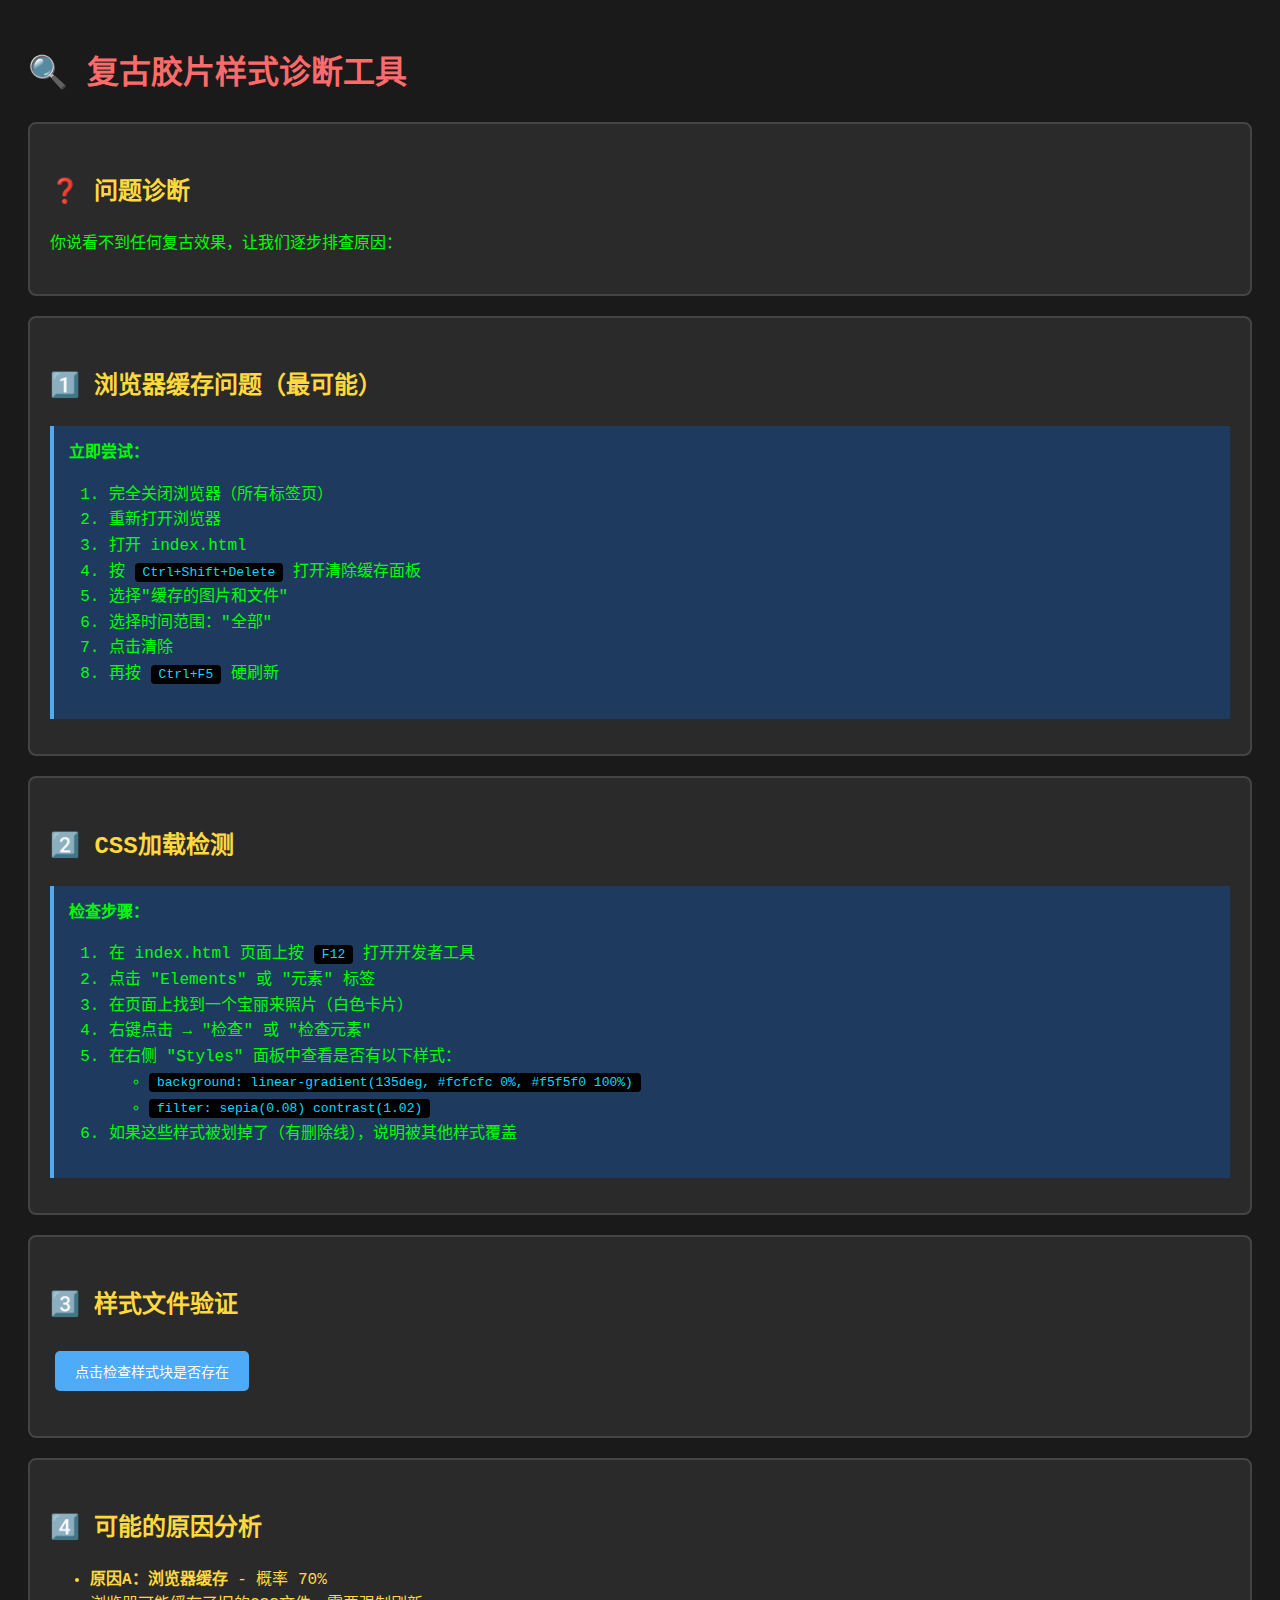
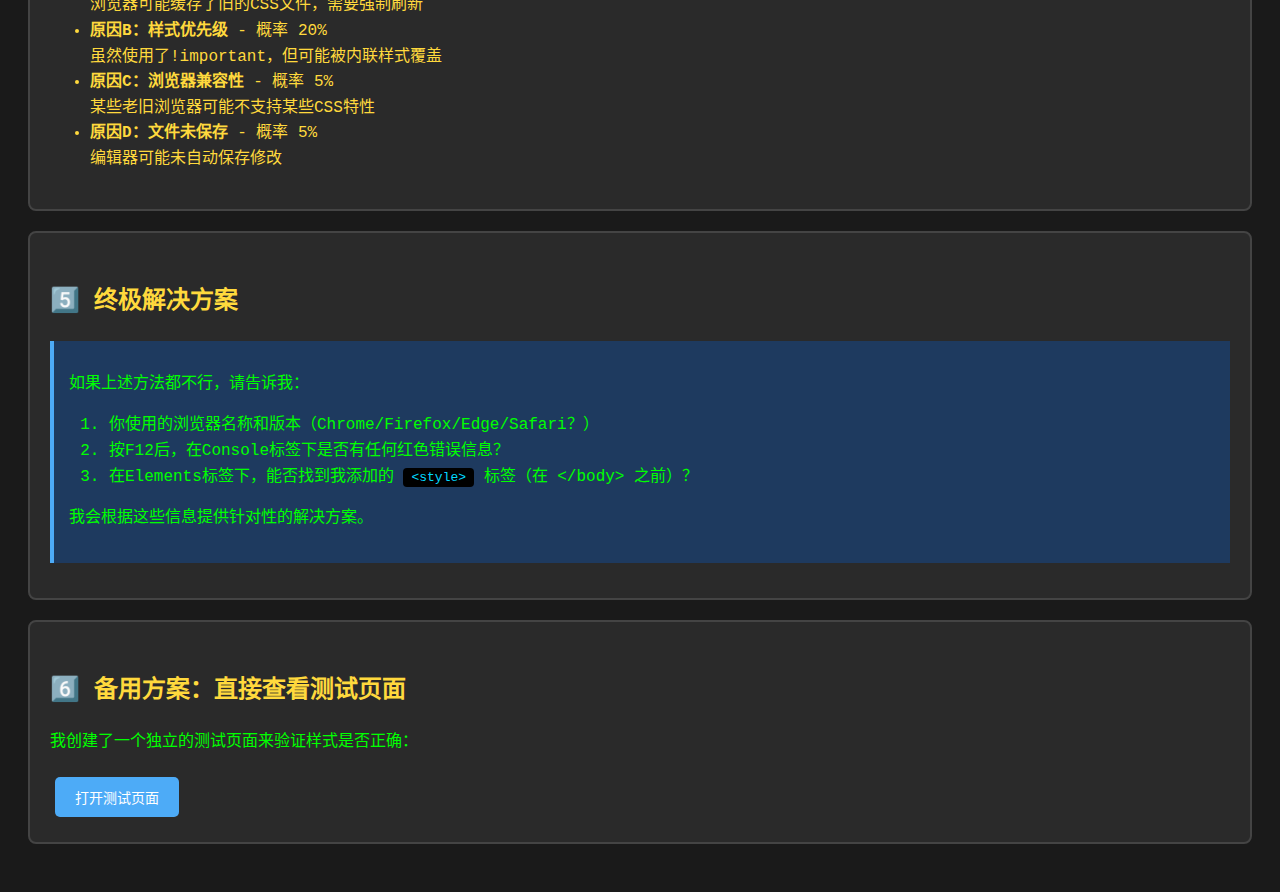
<file: debug-styles.html>
<!DOCTYPE html>
<html lang="zh-CN">
<head>
    <meta charset="UTF-8">
    <title>复古胶片样式诊断工具</title>
    <style>
        body {
            font-family: 'Consolas', monospace;
            padding: 20px;
            background: #1a1a1a;
            color: #00ff00;
            line-height: 1.6;
        }
        h1 { color: #ff6b6b; }
        h2 { color: #ffd93d; margin-top: 30px; }
        .test-box {
            background: #2a2a2a;
            border: 2px solid #444;
            padding: 20px;
            margin: 20px 0;
            border-radius: 8px;
        }
        .success { color: #51cf66; }
        .error { color: #ff6b6b; }
        .warning { color: #ffd93d; }
        code {
            background: #000;
            padding: 2px 8px;
            border-radius: 4px;
            color: #00d9ff;
        }
        .instruction {
            background: #1e3a5f;
            padding: 15px;
            border-left: 4px solid #4dabf7;
            margin: 15px 0;
        }
        button {
            background: #4dabf7;
            color: white;
            border: none;
            padding: 10px 20px;
            border-radius: 5px;
            cursor: pointer;
            margin: 5px;
            font-size: 14px;
        }
        button:hover { background: #339af0; }
        #result { margin-top: 20px; white-space: pre-wrap; }
    </style>
</head>
<body>
    <h1>🔍 复古胶片样式诊断工具</h1>

    <div class="test-box">
        <h2>❓ 问题诊断</h2>
        <p>你说看不到任何复古效果，让我们逐步排查原因：</p>
    </div>

    <div class="test-box">
        <h2>1️⃣ 浏览器缓存问题（最可能）</h2>
        <div class="instruction">
            <strong>立即尝试：</strong>
            <ol>
                <li>完全关闭浏览器（所有标签页）</li>
                <li>重新打开浏览器</li>
                <li>打开 index.html</li>
                <li>按 <code>Ctrl+Shift+Delete</code> 打开清除缓存面板</li>
                <li>选择"缓存的图片和文件"</li>
                <li>选择时间范围："全部"</li>
                <li>点击清除</li>
                <li>再按 <code>Ctrl+F5</code> 硬刷新</li>
            </ol>
        </div>
    </div>

    <div class="test-box">
        <h2>2️⃣ CSS加载检测</h2>
        <div class="instruction">
            <strong>检查步骤：</strong>
            <ol>
                <li>在 index.html 页面上按 <code>F12</code> 打开开发者工具</li>
                <li>点击 "Elements" 或 "元素" 标签</li>
                <li>在页面上找到一个宝丽来照片（白色卡片）</li>
                <li>右键点击 → "检查" 或 "检查元素"</li>
                <li>在右侧 "Styles" 面板中查看是否有以下样式：
                    <ul>
                        <li><code>background: linear-gradient(135deg, #fcfcfc 0%, #f5f5f0 100%)</code></li>
                        <li><code>filter: sepia(0.08) contrast(1.02)</code></li>
                    </ul>
                </li>
                <li>如果这些样式被划掉了（有删除线），说明被其他样式覆盖</li>
            </ol>
        </div>
    </div>

    <div class="test-box">
        <h2>3️⃣ 样式文件验证</h2>
        <button onclick="checkStyleBlock()">点击检查样式块是否存在</button>
        <div id="result"></div>
    </div>

    <div class="test-box">
        <h2>4️⃣ 可能的原因分析</h2>
        <ul>
            <li class="warning"><strong>原因A：浏览器缓存</strong> - 概率 70%<br>
                浏览器可能缓存了旧的CSS文件，需要强制刷新</li>

            <li class="warning"><strong>原因B：样式优先级</strong> - 概率 20%<br>
                虽然使用了!important，但可能被内联样式覆盖</li>

            <li class="warning"><strong>原因C：浏览器兼容性</strong> - 概率 5%<br>
                某些老旧浏览器可能不支持某些CSS特性</li>

            <li class="warning"><strong>原因D：文件未保存</strong> - 概率 5%<br>
                编辑器可能未自动保存修改</li>
        </ul>
    </div>

    <div class="test-box">
        <h2>5️⃣ 终极解决方案</h2>
        <div class="instruction">
            <p>如果上述方法都不行，请告诉我：</p>
            <ol>
                <li>你使用的浏览器名称和版本（Chrome/Firefox/Edge/Safari？）</li>
                <li>按F12后，在Console标签下是否有任何红色错误信息？</li>
                <li>在Elements标签下，能否找到我添加的 <code>&lt;style&gt;</code> 标签（在 &lt;/body&gt; 之前）？</li>
            </ol>
            <p>我会根据这些信息提供针对性的解决方案。</p>
        </div>
    </div>

    <div class="test-box">
        <h2>6️⃣ 备用方案：直接查看测试页面</h2>
        <p>我创建了一个独立的测试页面来验证样式是否正确：</p>
        <button onclick="window.location.href='test-vintage-styles.html'">打开测试页面</button>
    </div>

    <script>
        function checkStyleBlock() {
            const result = document.getElementById('result');
            result.innerHTML = '正在检查...\n\n';

            fetch('index.html')
                .then(response => response.text())
                .then(html => {
                    const hasEnhancedStyles = html.includes('复古胶片照片墙增强样式覆盖');
                    const hasSepia = html.includes('sepia(0.08)');
                    const hasGradient = html.includes('linear-gradient(135deg, #fcfcfc');

                    let output = '';
                    output += hasEnhancedStyles ? '✅ 样式块标记存在\n' : '❌ 样式块标记不存在\n';
                    output += hasSepia ? '✅ Sepia滤镜代码存在\n' : '❌ Sepia滤镜代码不存在\n';
                    output += hasGradient ? '✅ 渐变背景代码存在\n' : '❌ 渐变背景代码不存在\n';

                    if (hasEnhancedStyles && hasSepia && hasGradient) {
                        output += '\n✅ 样式代码已正确添加到HTML文件中！\n';
                        output += '\n📌 问题很可能是浏览器缓存。\n';
                        output += '请完全关闭浏览器后重新打开，然后按Ctrl+F5刷新。\n';
                    } else {
                        output += '\n❌ 样式代码可能未正确保存。\n';
                        output += '请通知开发者重新添加样式。\n';
                    }

                    result.innerHTML = output;
                })
                .catch(err => {
                    result.innerHTML = '❌ 无法读取文件: ' + err.message;
                });
        }
    </script>
</body>
</html>
</file>
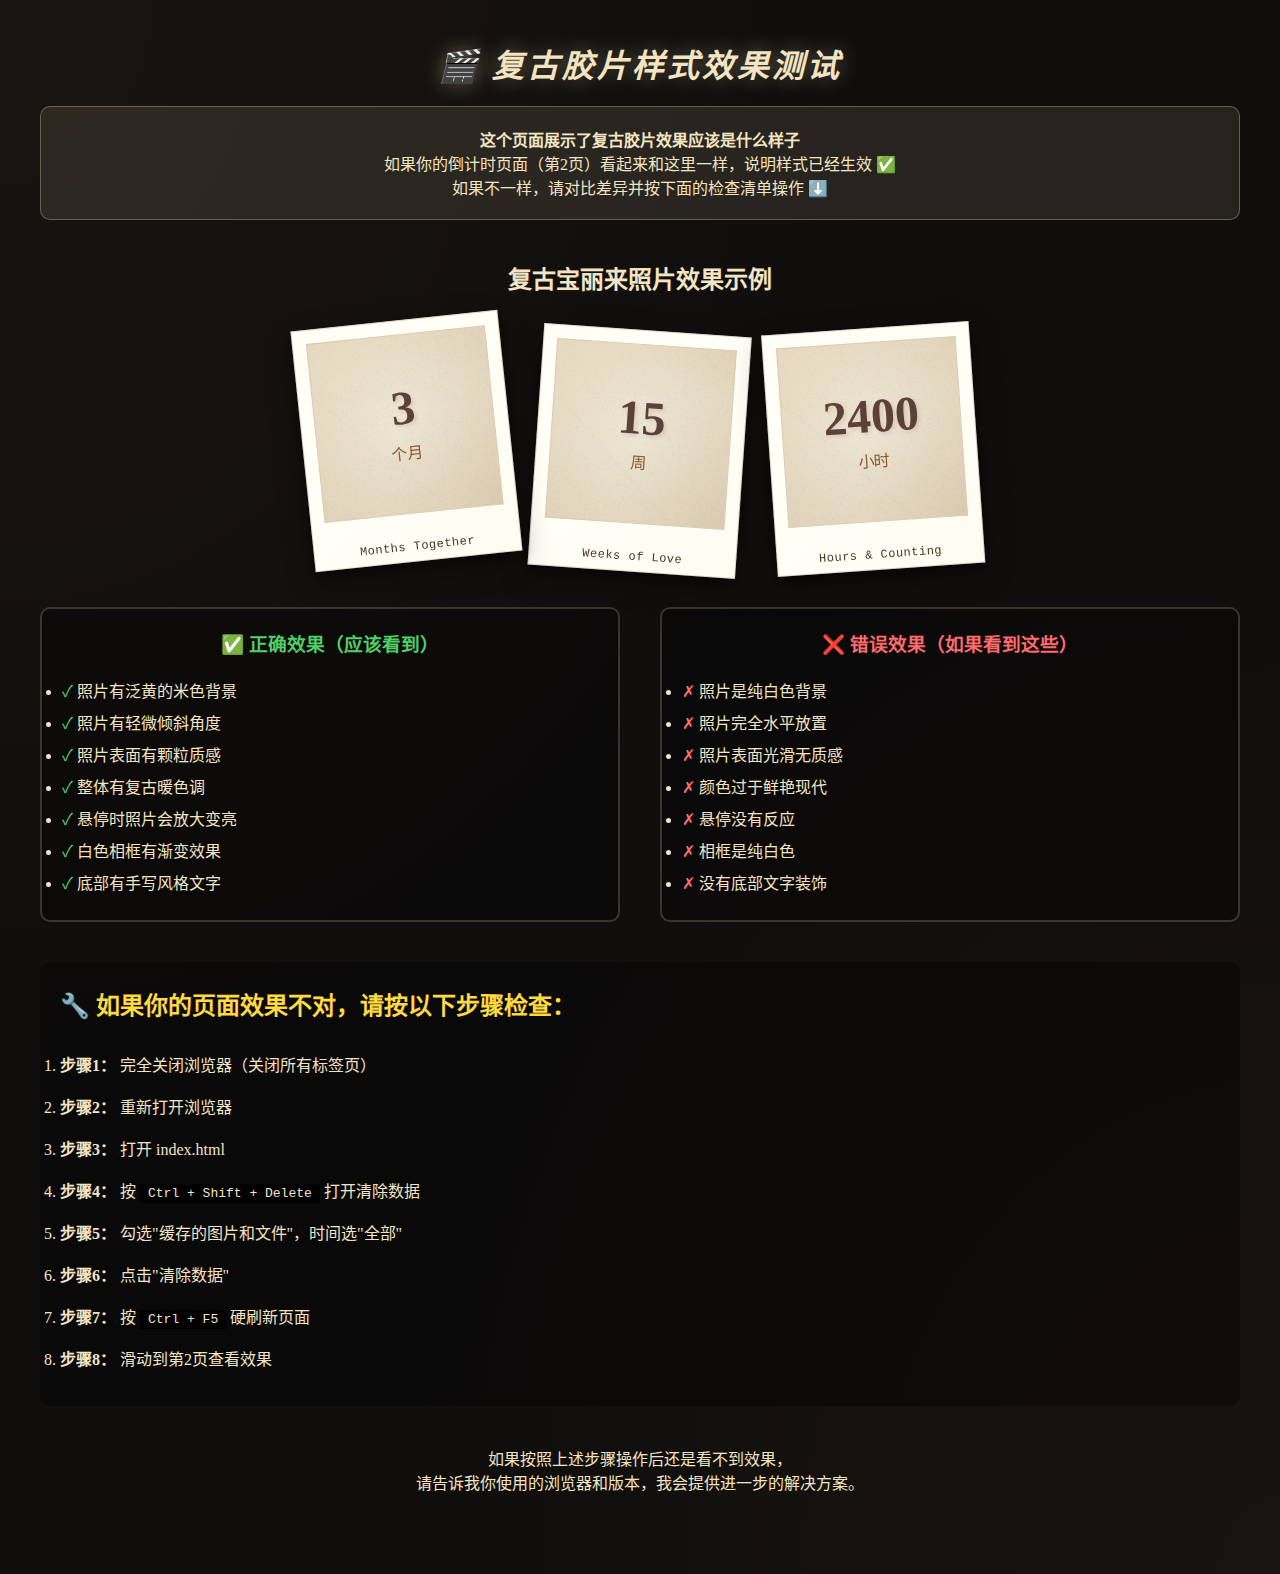
<file: test-vintage-styles.html>
<!DOCTYPE html>
<html lang="zh-CN">
<head>
    <meta charset="UTF-8">
    <meta name="viewport" content="width=device-width, initial-scale=1.0">
    <title>复古胶片样式测试页面</title>
    <style>
        * { margin: 0; padding: 0; box-sizing: border-box; }

        body {
            background: radial-gradient(ellipse at top left, rgba(139, 90, 43, 0.08) 0%, transparent 50%),
                        radial-gradient(ellipse at bottom right, rgba(93, 58, 26, 0.12) 0%, transparent 50%),
                        #0f0e0d;
            min-height: 100vh;
            padding: 40px 20px;
            font-family: 'Georgia', 'Times New Roman', serif;
        }

        .test-container {
            max-width: 1200px;
            margin: 0 auto;
        }

        h1 {
            text-align: center;
            font-size: 32px;
            color: #f4e4c1;
            margin-bottom: 20px;
            font-style: italic;
            letter-spacing: 3px;
            text-shadow: 0 0 20px rgba(244, 228, 193, 0.4), 0 3px 10px rgba(0, 0, 0, 0.6);
        }

        .instruction {
            background: rgba(244, 228, 193, 0.1);
            border: 1px solid rgba(244, 228, 193, 0.3);
            padding: 20px;
            border-radius: 10px;
            color: #f4e4c1;
            margin-bottom: 40px;
            text-align: center;
        }

        .photo-wall {
            display: flex;
            justify-content: center;
            align-items: center;
            gap: 25px;
            margin: 30px 0;
            flex-wrap: wrap;
            perspective: 1200px;
        }

        .polaroid-photo {
            background: linear-gradient(135deg, #fcfcfc 0%, #f5f5f0 100%);
            padding: 14px 14px 48px 14px;
            box-shadow: 0 6px 12px rgba(0, 0, 0, 0.4), 0 10px 30px rgba(0, 0, 0, 0.3),
                        inset 0 0 0 1px rgba(0, 0, 0, 0.15), inset 0 1px 0 rgba(255, 255, 255, 0.3);
            position: relative;
            transform-style: preserve-3d;
            transition: all 0.4s cubic-bezier(0.4, 0, 0.2, 1);
            filter: sepia(0.08) contrast(1.02);
        }

        .polaroid-photo::before {
            content: '';
            position: absolute;
            top: 0; left: 0; right: 0; bottom: 0;
            background: linear-gradient(135deg, rgba(139, 90, 43, 0.03) 0%, transparent 40%);
            pointer-events: none;
            border-radius: 2px;
            z-index: 0;
        }

        .polaroid-photo:nth-child(1) {
            transform: rotate(-6deg) translateY(-5px);
            z-index: 3;
        }

        .polaroid-photo:nth-child(2) {
            transform: rotate(4deg) translateY(5px);
            z-index: 2;
        }

        .polaroid-photo:nth-child(3) {
            transform: rotate(-4deg) translateY(3px);
            z-index: 2;
        }

        .polaroid-photo:hover {
            transform: scale(1.15) rotate(0deg) translateY(-15px);
            z-index: 10;
            box-shadow: 0 15px 40px rgba(0, 0, 0, 0.5), 0 25px 70px rgba(0, 0, 0, 0.35);
            filter: sepia(0) contrast(1.05) brightness(1.05);
        }

        .photo-content {
            width: 180px;
            height: 180px;
            background: radial-gradient(ellipse at center, #ede7d9 0%, #e0d5bd 100%);
            display: flex;
            flex-direction: column;
            justify-content: center;
            align-items: center;
            position: relative;
            overflow: hidden;
            border: 1px solid rgba(139, 90, 43, 0.15);
        }

        .photo-content::before {
            content: '';
            position: absolute;
            top: 0; left: 0; right: 0; bottom: 0;
            background-image: linear-gradient(90deg, transparent 70%, rgba(255, 255, 255, 0.3) 70%, rgba(255, 255, 255, 0.3) 70.5%, transparent 70.5%),
                            linear-gradient(45deg, transparent 35%, rgba(0, 0, 0, 0.05) 35%, rgba(0, 0, 0, 0.05) 35.5%, transparent 35.5%),
                            url("data:image/svg+xml,%3Csvg viewBox='0 0 400 400' xmlns='http://www.w3.org/2000/svg'%3E%3Cfilter id='noiseFilter'%3E%3CfeTurbulence type='fractalNoise' baseFrequency='2.8' numOctaves='5' stitchTiles='stitch'/%3E%3C/filter%3E%3Crect width='100%25' height='100%25' filter='url(%23noiseFilter)'/%3E%3C/svg%3E");
            opacity: 0.25;
            pointer-events: none;
            mix-blend-mode: multiply;
            z-index: 1;
        }

        .photo-content::after {
            content: '';
            position: absolute;
            top: 0; left: 0; right: 0; bottom: 0;
            background: radial-gradient(ellipse at top left, rgba(255, 245, 220, 0.15) 0%, transparent 60%),
                        radial-gradient(ellipse at bottom right, rgba(139, 90, 43, 0.08) 0%, transparent 50%);
            pointer-events: none;
            z-index: 1;
        }

        .photo-value {
            font-size: 48px;
            font-weight: 700;
            color: #5d4037;
            font-family: 'Georgia', serif;
            text-shadow: 2px 2px 4px rgba(0, 0, 0, 0.1);
            line-height: 1;
            margin-bottom: 8px;
            position: relative;
            z-index: 2;
        }

        .photo-label {
            font-size: 16px;
            color: #8b5a2b;
            font-family: 'Georgia', serif;
            position: relative;
            z-index: 2;
        }

        .photo-caption {
            position: absolute;
            bottom: 8px;
            left: 0; right: 0;
            text-align: center;
            font-family: 'Courier New', monospace;
            font-size: 12px;
            color: #4a3525;
            letter-spacing: 0.5px;
            text-shadow: 0 1px 2px rgba(255, 255, 255, 0.5);
            z-index: 2;
        }

        .comparison {
            display: grid;
            grid-template-columns: 1fr 1fr;
            gap: 40px;
            margin: 40px 0;
        }

        .comparison-box {
            background: rgba(0, 0, 0, 0.3);
            padding: 20px;
            border-radius: 10px;
            border: 2px solid rgba(244, 228, 193, 0.2);
        }

        .comparison-box h3 {
            color: #ff6b6b;
            text-align: center;
            margin-bottom: 20px;
        }

        .comparison-box.correct h3 {
            color: #51cf66;
        }

        .checklist {
            color: #f4e4c1;
            line-height: 2;
            padding: 20px;
            background: rgba(0, 0, 0, 0.3);
            border-radius: 10px;
            margin: 20px 0;
        }

        .checklist li {
            margin: 10px 0;
        }

        .check-mark { color: #51cf66; }
        .x-mark { color: #ff6b6b; }

        @media (max-width: 768px) {
            .comparison { grid-template-columns: 1fr; }
        }
    </style>
</head>
<body>
    <div class="test-container">
        <h1>🎬 复古胶片样式效果测试</h1>

        <div class="instruction">
            <p><strong>这个页面展示了复古胶片效果应该是什么样子</strong></p>
            <p>如果你的倒计时页面（第2页）看起来和这里一样，说明样式已经生效 ✅</p>
            <p>如果不一样，请对比差异并按下面的检查清单操作 ⬇️</p>
        </div>

        <h2 style="color: #f4e4c1; text-align: center; margin: 30px 0;">复古宝丽来照片效果示例</h2>

        <div class="photo-wall">
            <div class="polaroid-photo">
                <div class="photo-content">
                    <div class="photo-value">3</div>
                    <div class="photo-label">个月</div>
                </div>
                <div class="photo-caption">Months Together</div>
            </div>

            <div class="polaroid-photo">
                <div class="photo-content">
                    <div class="photo-value">15</div>
                    <div class="photo-label">周</div>
                </div>
                <div class="photo-caption">Weeks of Love</div>
            </div>

            <div class="polaroid-photo">
                <div class="photo-content">
                    <div class="photo-value">2400</div>
                    <div class="photo-label">小时</div>
                </div>
                <div class="photo-caption">Hours & Counting</div>
            </div>
        </div>

        <div class="comparison">
            <div class="comparison-box correct">
                <h3>✅ 正确效果（应该看到）</h3>
                <ul style="color: #f4e4c1; line-height: 2;">
                    <li><span class="check-mark">✓</span> 照片有泛黄的米色背景</li>
                    <li><span class="check-mark">✓</span> 照片有轻微倾斜角度</li>
                    <li><span class="check-mark">✓</span> 照片表面有颗粒质感</li>
                    <li><span class="check-mark">✓</span> 整体有复古暖色调</li>
                    <li><span class="check-mark">✓</span> 悬停时照片会放大变亮</li>
                    <li><span class="check-mark">✓</span> 白色相框有渐变效果</li>
                    <li><span class="check-mark">✓</span> 底部有手写风格文字</li>
                </ul>
            </div>

            <div class="comparison-box">
                <h3>❌ 错误效果（如果看到这些）</h3>
                <ul style="color: #f4e4c1; line-height: 2;">
                    <li><span class="x-mark">✗</span> 照片是纯白色背景</li>
                    <li><span class="x-mark">✗</span> 照片完全水平放置</li>
                    <li><span class="x-mark">✗</span> 照片表面光滑无质感</li>
                    <li><span class="x-mark">✗</span> 颜色过于鲜艳现代</li>
                    <li><span class="x-mark">✗</span> 悬停没有反应</li>
                    <li><span class="x-mark">✗</span> 相框是纯白色</li>
                    <li><span class="x-mark">✗</span> 没有底部文字装饰</li>
                </ul>
            </div>
        </div>

        <div class="checklist">
            <h2 style="color: #ffd93d; margin-bottom: 20px;">🔧 如果你的页面效果不对，请按以下步骤检查：</h2>
            <ol>
                <li><strong>步骤1：</strong> 完全关闭浏览器（关闭所有标签页）</li>
                <li><strong>步骤2：</strong> 重新打开浏览器</li>
                <li><strong>步骤3：</strong> 打开 index.html</li>
                <li><strong>步骤4：</strong> 按 <code style="background: #000; padding: 2px 8px;">Ctrl + Shift + Delete</code> 打开清除数据</li>
                <li><strong>步骤5：</strong> 勾选"缓存的图片和文件"，时间选"全部"</li>
                <li><strong>步骤6：</strong> 点击"清除数据"</li>
                <li><strong>步骤7：</strong> 按 <code style="background: #000; padding: 2px 8px;">Ctrl + F5</code> 硬刷新页面</li>
                <li><strong>步骤8：</strong> 滑动到第2页查看效果</li>
            </ol>
        </div>

        <div style="text-align: center; margin: 40px 0; color: #f4e4c1;">
            <p>如果按照上述步骤操作后还是看不到效果，</p>
            <p>请告诉我你使用的浏览器和版本，我会提供进一步的解决方案。</p>
        </div>
    </div>
</body>
</html>
</file>
<file: vintage-film-enhancement.css>
/* ============ 复古胶片照片墙增强样式 ============ */

/* 标题增强 - 复古打字机字体效果 */
.countdown-header {
    font-size: 26px !important;
    letter-spacing: 3px !important;
    font-style: italic !important;
    text-shadow:
        0 0 20px rgba(244, 228, 193, 0.4),
        0 3px 10px rgba(0, 0, 0, 0.6) !important;
    position: relative;
    display: inline-block;
    margin-bottom: 35px !important;
}

/* 标题下装饰线 */
.countdown-header::after {
    content: '';
    position: absolute;
    bottom: -10px;
    left: 50%;
    transform: translateX(-50%);
    width: 60%;
    height: 1px;
    background: linear-gradient(90deg, transparent, #8b5a2b, transparent);
    opacity: 0.5;
}

/* 照片墙容器优化 */
.photo-wall {
    gap: 25px !important;
    perspective: 1200px !important;
}

/* 宝丽来照片 - 复古增强 */
.polaroid-photo {
    background: linear-gradient(135deg, #fcfcfc 0%, #f5f5f0 100%) !important;
    padding: 14px 14px 48px 14px !important;
    box-shadow:
        0 6px 12px rgba(0, 0, 0, 0.4),
        0 10px 30px rgba(0, 0, 0, 0.3),
        inset 0 0 0 1px rgba(0, 0, 0, 0.15),
        inset 0 1px 0 rgba(255, 255, 255, 0.3) !important;
    transition: all 0.4s cubic-bezier(0.4, 0, 0.2, 1) !important;
    filter: sepia(0.08) contrast(1.02);
}

/* 照片边缘老化效果 */
.polaroid-photo::before {
    content: '';
    position: absolute;
    top: 0;
    left: 0;
    right: 0;
    bottom: 0;
    background: linear-gradient(135deg, rgba(139, 90, 43, 0.03) 0%, transparent 40%);
    pointer-events: none;
    border-radius: 2px;
    z-index: 0;
}

/* 照片摆放角度优化 */
.polaroid-photo:nth-child(1) {
    transform: rotate(-6deg) translateY(-5px) !important;
    z-index: 3 !important;
}

.polaroid-photo:nth-child(2) {
    transform: rotate(4deg) translateY(5px) !important;
    z-index: 2 !important;
}

.polaroid-photo:nth-child(3) {
    transform: rotate(-4deg) translateY(3px) !important;
    z-index: 2 !important;
}

/* 悬停效果增强 */
.polaroid-photo:hover {
    transform: scale(1.15) rotate(0deg) translateY(-15px) !important;
    box-shadow:
        0 15px 40px rgba(0, 0, 0, 0.5),
        0 25px 70px rgba(0, 0, 0, 0.35) !important;
    filter: sepia(0) contrast(1.05) brightness(1.05) !important;
}

/* 照片内容区 - 复古色调 */
.photo-content {
    background: radial-gradient(ellipse at center, #ede7d9 0%, #e0d5bd 100%) !important;
    border: 1px solid rgba(139, 90, 43, 0.15);
}

/* 胶片颗粒和划痕增强 */
.photo-content::before {
    background-image:
        /* 胶片划痕 */
        linear-gradient(90deg, transparent 70%, rgba(255, 255, 255, 0.3) 70%, rgba(255, 255, 255, 0.3) 70.5%, transparent 70.5%),
        linear-gradient(45deg, transparent 35%, rgba(0, 0, 0, 0.05) 35%, rgba(0, 0, 0, 0.05) 35.5%, transparent 35.5%),
        /* 胶片颗粒 */
        url("data:image/svg+xml,%3Csvg viewBox='0 0 400 400' xmlns='http://www.w3.org/2000/svg'%3E%3Cfilter id='noiseFilter'%3E%3CfeTurbulence type='fractalNoise' baseFrequency='2.8' numOctaves='5' stitchTiles='stitch'/%3E%3C/filter%3E%3Crect width='100%25' height='100%25' filter='url(%23noiseFilter)'/%3E%3C/svg%3E") !important;
    opacity: 0.25 !important;
    mix-blend-mode: multiply;
}

/* 复古暖色调遮罩 */
.photo-content::after {
    content: '';
    position: absolute;
    top: 0;
    left: 0;
    right: 0;
    bottom: 0;
    background:
        radial-gradient(ellipse at top left, rgba(255, 245, 220, 0.15) 0%, transparent 60%),
        radial-gradient(ellipse at bottom right, rgba(139, 90, 43, 0.08) 0%, transparent 50%);
    pointer-events: none;
    z-index: 1;
}

/* 确保数字和文字在最上层 */
.photo-value,
.photo-label {
    position: relative;
    z-index: 2;
}

/* 照片底部文字样式增强 */
.photo-caption {
    font-size: 12px !important;
    color: #4a3525 !important;
    letter-spacing: 0.5px;
    text-shadow: 0 1px 2px rgba(255, 255, 255, 0.5);
    z-index: 2;
}

/* 日期便签优化 - 增加复古纸张质感 */
.date-box {
    background: linear-gradient(135deg, #f8f0dc 0%, #f0e5c8 100%) !important;
    border: 1px solid #c4b49a !important;
    filter: sepia(0.05);
}

/* 大数字展示区增强 */
.days-display {
    background: linear-gradient(135deg, #faf7f2 0%, #ede5d5 100%) !important;
    border: 8px solid #252525 !important;
    box-shadow:
        0 0 0 4px #8b5a2b,
        0 10px 30px rgba(0, 0, 0, 0.6),
        inset 0 0 30px rgba(0, 0, 0, 0.1),
        inset 0 2px 5px rgba(255, 255, 255, 0.3) !important;
}
</file>
